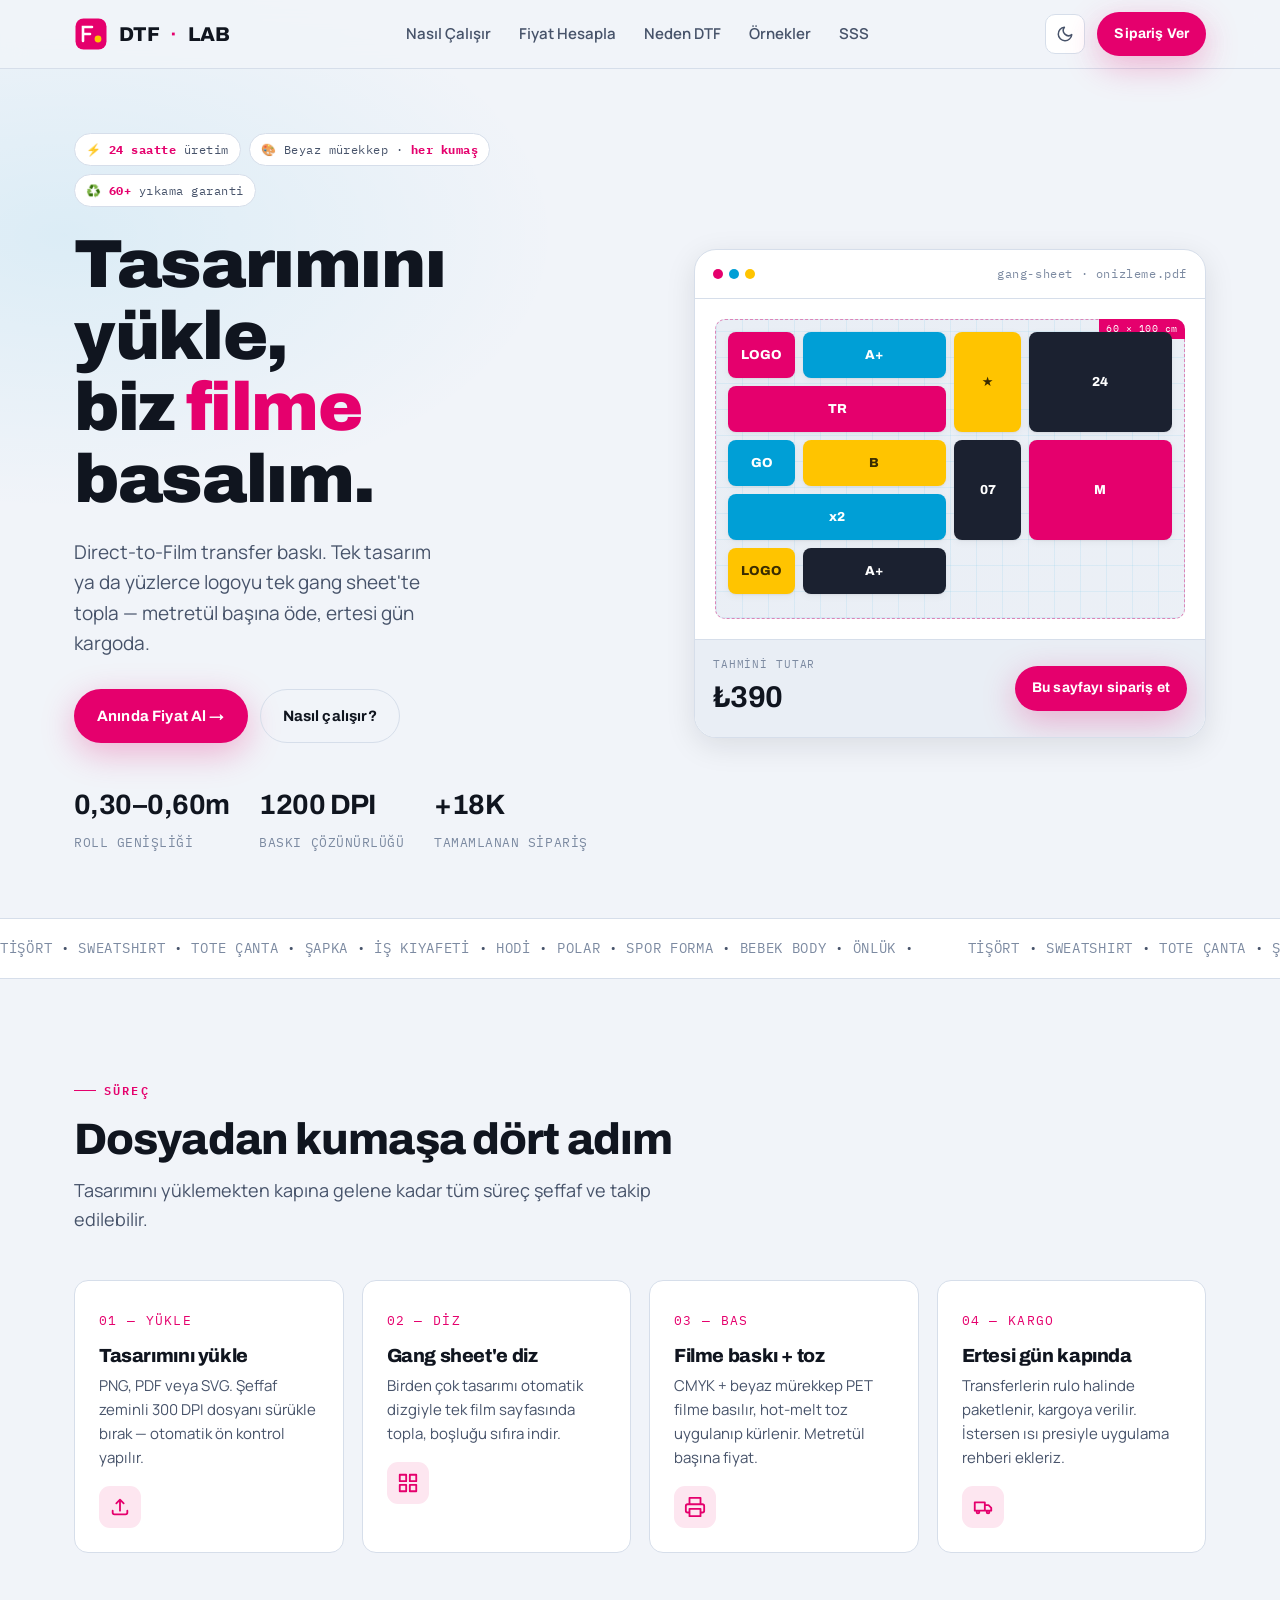
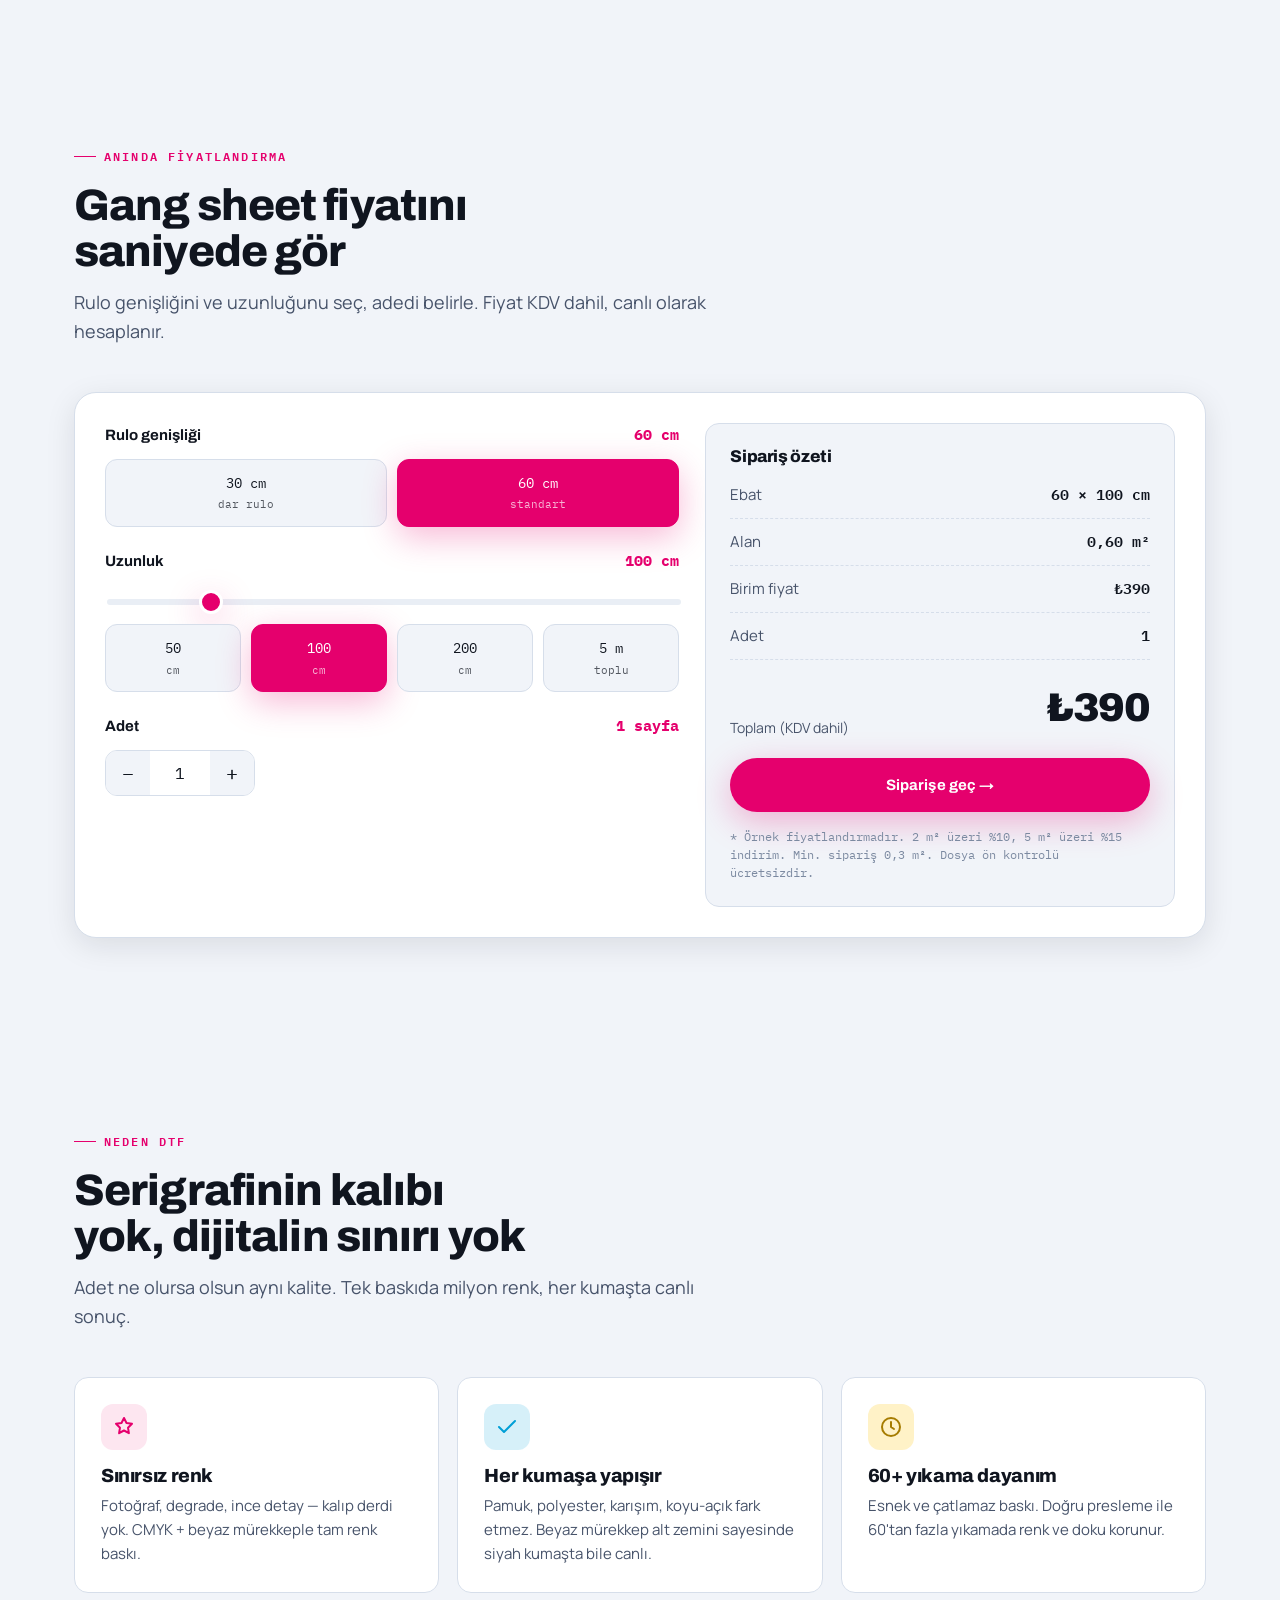
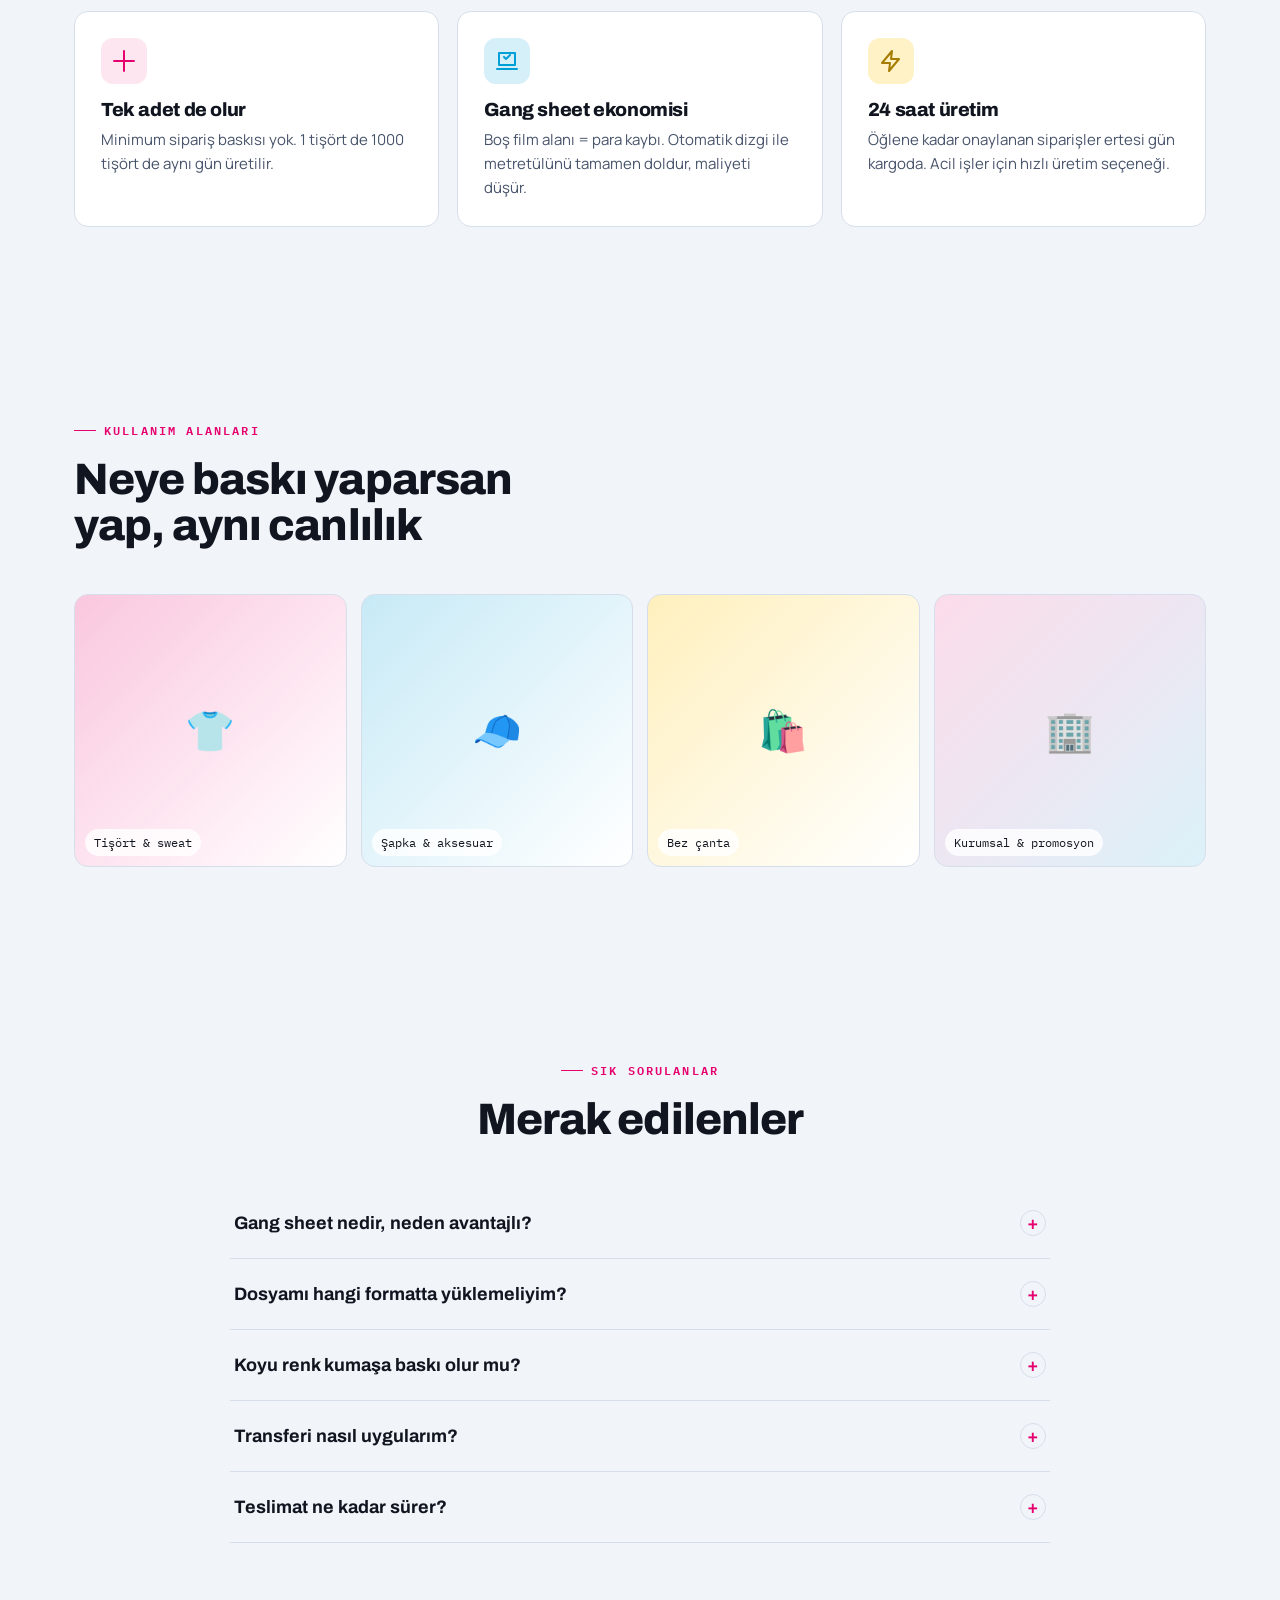
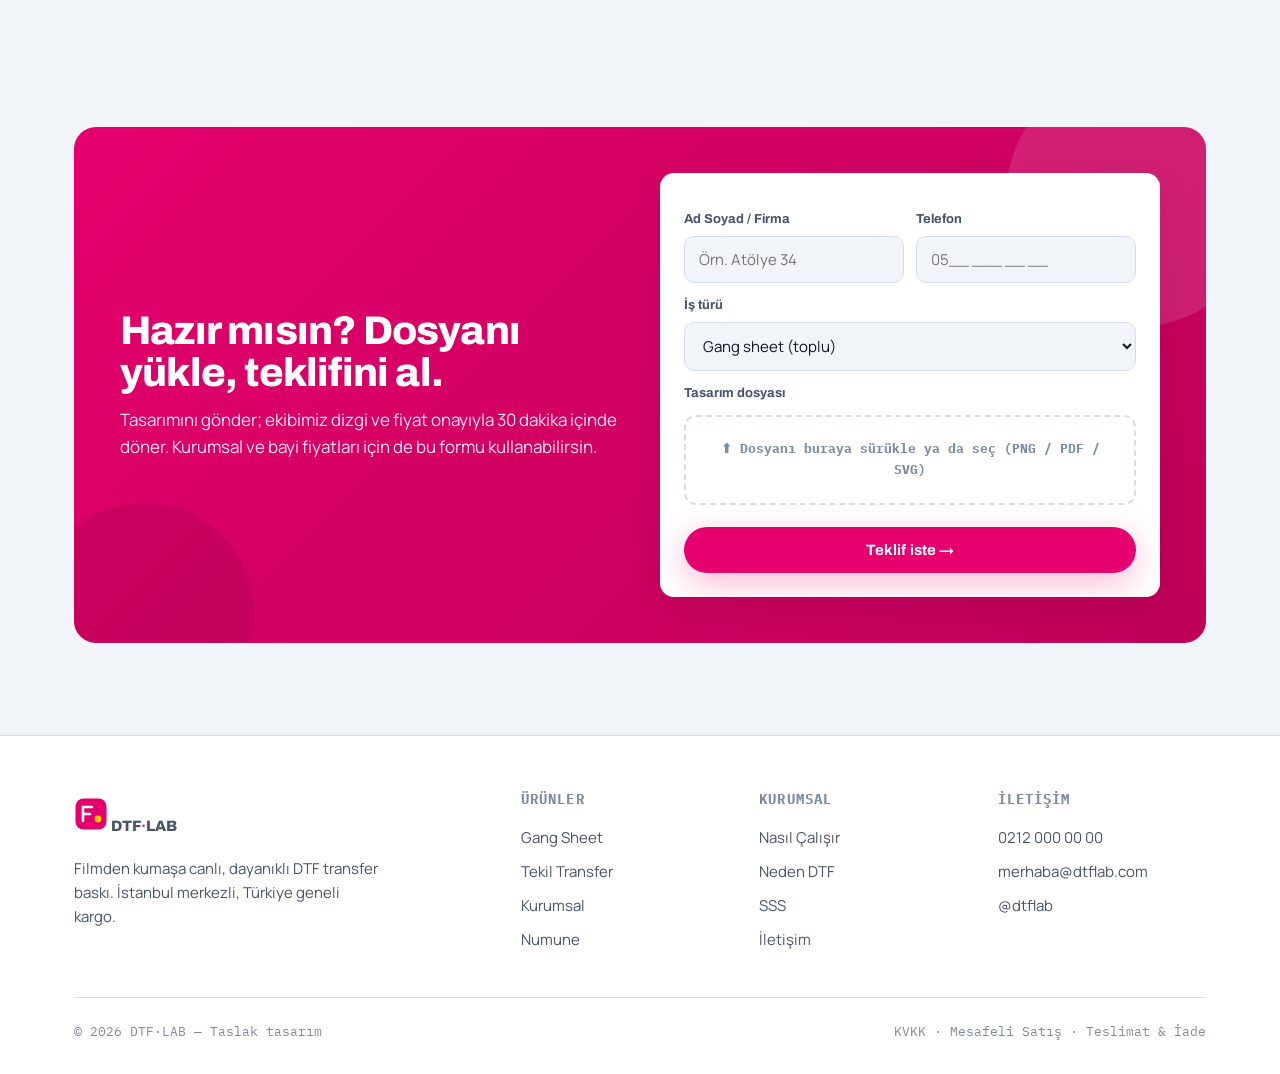
<file: index.html>
<!DOCTYPE html>
<html lang="tr">
<head>
  <meta charset="UTF-8">
  <meta name="viewport" content="width=device-width, initial-scale=1.0">
  <title>DTF·LAB — Filmden Kumaşa Canlı Baskı</title>
  <meta name="description" content="Direct-to-Film transfer baskı. Tasarımını yükle, gang sheet'e diz, metretül başına öde — ertesi gün kargoda. Her kumaşa canlı, 60+ yıkama dayanıklı baskı.">
  <meta name="theme-color" content="#E5006D">

  <!-- Open Graph -->
  <meta property="og:title" content="DTF·LAB — Filmden Kumaşa Canlı Baskı">
  <meta property="og:description" content="Anında fiyat, otomatik gang sheet dizgi, 24 saat üretim.">
  <meta property="og:type" content="website">

  <!-- Fonts -->
  <link rel="preconnect" href="https://fonts.googleapis.com">
  <link rel="preconnect" href="https://fonts.gstatic.com" crossorigin>
  <link href="https://fonts.googleapis.com/css2?family=Archivo:wght@600;700;800;900&family=Manrope:wght@400;500;600;700&family=IBM+Plex+Mono:wght@400;500;600&display=swap" rel="stylesheet">

  <link rel="stylesheet" href="assets/css/style.css">
  <link rel="icon" href="data:image/svg+xml,<svg xmlns='http://www.w3.org/2000/svg' viewBox='0 0 34 34'><rect x='1.5' y='1.5' width='31' height='31' rx='8' fill='%23E5006D'/><path d='M9 24V10h9M9 17h7' stroke='%23fff' stroke-width='2.6' stroke-linecap='round' fill='none'/><circle cx='24' cy='22' r='3.4' fill='%23FFC400'/></svg>">
</head>
<body>

<!-- ===================== NAV ===================== -->
<header class="nav">
  <div class="wrap nav-in">
    <a href="#top" class="brand" aria-label="DTF LAB ana sayfa">
      <svg class="logo" viewBox="0 0 34 34" fill="none" aria-hidden="true">
        <rect x="1.5" y="1.5" width="31" height="31" rx="8" fill="var(--ink)"/>
        <path d="M9 24V10h9M9 17h7" stroke="#fff" stroke-width="2.6" stroke-linecap="round"/>
        <circle cx="24" cy="22" r="3.4" fill="var(--yellow)"/>
      </svg>
      DTF<b>·</b>LAB
    </a>
    <nav class="nav-links" aria-label="Ana menü">
      <a href="#surec">Nasıl Çalışır</a>
      <a href="#hesapla">Fiyat Hesapla</a>
      <a href="#avantaj">Neden DTF</a>
      <a href="#galeri">Örnekler</a>
      <a href="#sss">SSS</a>
    </nav>
    <div class="nav-actions">
      <button class="icon-btn" id="themeBtn" aria-label="Tema değiştir" title="Aydınlık / Karanlık">
        <svg width="18" height="18" viewBox="0 0 24 24" fill="none" stroke="currentColor" stroke-width="2"><path d="M21 12.8A9 9 0 1 1 11.2 3a7 7 0 0 0 9.8 9.8Z" stroke-linecap="round" stroke-linejoin="round"/></svg>
      </button>
      <a href="#hesapla" class="btn btn-primary btn-sm">Sipariş Ver</a>
      <button class="icon-btn hamburger" id="menuBtn" aria-label="Menü">
        <svg width="20" height="20" viewBox="0 0 24 24" fill="none" stroke="currentColor" stroke-width="2"><path d="M3 6h18M3 12h18M3 18h18" stroke-linecap="round"/></svg>
      </button>
    </div>
  </div>
</header>

<main id="top">
<!-- ===================== HERO ===================== -->
<section class="hero">
  <div class="wrap hero-grid">
    <div>
      <div class="badge-row">
        <span class="chip">⚡ <b>24 saatte</b> üretim</span>
        <span class="chip">🎨 Beyaz mürekkep · <b>her kumaş</b></span>
        <span class="chip">♻️ <b>60+</b> yıkama garanti</span>
      </div>
      <h1>Tasarımını yükle,<br>biz <span class="hl">filme</span> basalım.</h1>
      <p class="lead">Direct-to-Film transfer baskı. Tek tasarım ya da yüzlerce logoyu tek gang sheet'te topla — metretül başına öde, ertesi gün kargoda.</p>
      <div class="hero-cta">
        <a href="#hesapla" class="btn btn-primary">Anında Fiyat Al →</a>
        <a href="#surec" class="btn btn-ghost">Nasıl çalışır?</a>
      </div>
      <div class="hero-stats">
        <div class="st"><b>0,30–0,60m</b><span>ROLL GENİŞLİĞİ</span></div>
        <div class="st"><b>1200 DPI</b><span>BASKI ÇÖZÜNÜRLÜĞÜ</span></div>
        <div class="st"><b>+18K</b><span>TAMAMLANAN SİPARİŞ</span></div>
      </div>
    </div>

    <!-- Hero film / gang sheet visual -->
    <div class="film-card reveal">
      <div class="film-top">
        <div class="dots"><i style="background:var(--ink)"></i><i style="background:var(--cyan)"></i><i style="background:var(--yellow)"></i></div>
        <span class="t">gang-sheet · onizleme.pdf</span>
      </div>
      <div class="film-stage">
        <div class="sheet" id="heroSheet">
          <span class="ruler">60 × 100 cm</span>
          <!-- tiles injected by JS -->
        </div>
      </div>
      <div class="film-foot">
        <div class="price-live">
          <small>Tahmini tutar</small>
          <b id="heroPrice">₺390</b>
        </div>
        <a href="#hesapla" class="btn btn-primary btn-sm">Bu sayfayı sipariş et</a>
      </div>
    </div>
  </div>
</section>

<!-- ===================== MARQUEE ===================== -->
<div class="marquee" aria-hidden="true">
  <div class="marquee-track">
    <span>TİŞÖRT <b>·</b> SWEATSHIRT <b>·</b> TOTE ÇANTA <b>·</b> ŞAPKA <b>·</b> İŞ KIYAFETİ <b>·</b> HODİ <b>·</b> POLAR <b>·</b> SPOR FORMA <b>·</b> BEBEK BODY <b>·</b> ÖNLÜK <b>·</b></span>
    <span>TİŞÖRT <b>·</b> SWEATSHIRT <b>·</b> TOTE ÇANTA <b>·</b> ŞAPKA <b>·</b> İŞ KIYAFETİ <b>·</b> HODİ <b>·</b> POLAR <b>·</b> SPOR FORMA <b>·</b> BEBEK BODY <b>·</b> ÖNLÜK <b>·</b></span>
  </div>
</div>

<!-- ===================== SÜREÇ ===================== -->
<section id="surec">
  <div class="wrap">
    <div class="section-head reveal">
      <span class="eyebrow">Süreç</span>
      <h2>Dosyadan kumaşa dört adım</h2>
      <p>Tasarımını yüklemekten kapına gelene kadar tüm süreç şeffaf ve takip edilebilir.</p>
    </div>
    <div class="steps">
      <div class="step reveal">
        <span class="num">01 — YÜKLE</span>
        <h3>Tasarımını yükle</h3>
        <p>PNG, PDF veya SVG. Şeffaf zeminli 300 DPI dosyanı sürükle bırak — otomatik ön kontrol yapılır.</p>
        <div class="ic"><svg width="22" height="22" viewBox="0 0 24 24" fill="none" stroke="currentColor" stroke-width="2"><path d="M12 16V4m0 0 4 4m-4-4L8 8M4 16v2a2 2 0 0 0 2 2h12a2 2 0 0 0 2-2v-2" stroke-linecap="round" stroke-linejoin="round"/></svg></div>
      </div>
      <div class="step reveal">
        <span class="num">02 — DİZ</span>
        <h3>Gang sheet'e diz</h3>
        <p>Birden çok tasarımı otomatik dizgiyle tek film sayfasında topla, boşluğu sıfıra indir.</p>
        <div class="ic"><svg width="22" height="22" viewBox="0 0 24 24" fill="none" stroke="currentColor" stroke-width="2"><path d="M3 3h7v7H3zM14 3h7v7h-7zM14 14h7v7h-7zM3 14h7v7H3z" stroke-linejoin="round"/></svg></div>
      </div>
      <div class="step reveal">
        <span class="num">03 — BAS</span>
        <h3>Filme baskı + toz</h3>
        <p>CMYK + beyaz mürekkep PET filme basılır, hot-melt toz uygulanıp kürlenir. Metretül başına fiyat.</p>
        <div class="ic"><svg width="22" height="22" viewBox="0 0 24 24" fill="none" stroke="currentColor" stroke-width="2"><path d="M6 9V2h12v7M6 18H4a2 2 0 0 1-2-2v-5a2 2 0 0 1 2-2h16a2 2 0 0 1 2 2v5a2 2 0 0 1-2 2h-2M6 14h12v8H6z" stroke-linejoin="round"/></svg></div>
      </div>
      <div class="step reveal">
        <span class="num">04 — KARGO</span>
        <h3>Ertesi gün kapında</h3>
        <p>Transferlerin rulo halinde paketlenir, kargoya verilir. İstersen ısı presiyle uygulama rehberi ekleriz.</p>
        <div class="ic"><svg width="22" height="22" viewBox="0 0 24 24" fill="none" stroke="currentColor" stroke-width="2"><path d="M3 7h11v9H3zM14 10h4l3 3v3h-7M6.5 19a1.5 1.5 0 1 0 0-3 1.5 1.5 0 0 0 0 3ZM17.5 19a1.5 1.5 0 1 0 0-3 1.5 1.5 0 0 0 0 3Z" stroke-linejoin="round"/></svg></div>
      </div>
    </div>
  </div>
</section>

<!-- ===================== HESAPLAYICI ===================== -->
<section id="hesapla">
  <div class="wrap">
    <div class="section-head reveal">
      <span class="eyebrow">Anında Fiyatlandırma</span>
      <h2>Gang sheet fiyatını saniyede gör</h2>
      <p>Rulo genişliğini ve uzunluğunu seç, adedi belirle. Fiyat KDV dahil, canlı olarak hesaplanır.</p>
    </div>

    <div class="calc reveal">
      <!-- controls -->
      <div>
        <div class="field">
          <label>Rulo genişliği <span class="val" id="wVal">60 cm</span></label>
          <div class="opts" id="widthOpts">
            <div class="opt" data-w="30">30 cm<small>dar rulo</small></div>
            <div class="opt active" data-w="60">60 cm<small>standart</small></div>
          </div>
        </div>

        <div class="field">
          <label>Uzunluk <span class="val" id="lVal">100 cm</span></label>
          <input type="range" id="lenRange" min="20" max="500" step="5" value="100" aria-label="Uzunluk (cm)">
          <div class="opts" style="margin-top:12px" id="lenPresets">
            <div class="opt" data-l="50">50<small>cm</small></div>
            <div class="opt active" data-l="100">100<small>cm</small></div>
            <div class="opt" data-l="200">200<small>cm</small></div>
            <div class="opt" data-l="500">5 m<small>toplu</small></div>
          </div>
        </div>

        <div class="field">
          <label>Adet <span class="val" id="qVal">1 sayfa</span></label>
          <div class="stepper">
            <button type="button" id="qMinus" aria-label="Azalt">−</button>
            <input type="text" id="qInput" value="1" inputmode="numeric" aria-label="Adet">
            <button type="button" id="qPlus" aria-label="Artır">+</button>
          </div>
        </div>
      </div>

      <!-- summary -->
      <div class="summary">
        <h3>Sipariş özeti</h3>
        <div class="sum-row"><span>Ebat</span><span class="mono" id="sDim">60 × 100 cm</span></div>
        <div class="sum-row"><span>Alan</span><span class="mono" id="sArea">0,60 m²</span></div>
        <div class="sum-row"><span>Birim fiyat</span><span class="mono" id="sUnit">₺390</span></div>
        <div class="sum-row"><span>Adet</span><span class="mono" id="sQty">1</span></div>
        <div class="sum-total">
          <div>
            <div class="lbl">Toplam (KDV dahil)</div>
            <div class="disc" id="sDisc" style="display:none">🎉 <span id="sDiscTxt">%10 toplu indirim</span></div>
          </div>
          <div class="big mono" id="sTotal">₺390</div>
        </div>
        <a href="#teklif" class="btn btn-primary" style="width:100%; justify-content:center; margin-top:18px;">Siparişe geç →</a>
        <p class="note">* Örnek fiyatlandırmadır. 2 m² üzeri %10, 5 m² üzeri %15 indirim. Min. sipariş 0,3 m². Dosya ön kontrolü ücretsizdir.</p>
      </div>
    </div>
  </div>
</section>

<!-- ===================== AVANTAJLAR ===================== -->
<section id="avantaj">
  <div class="wrap">
    <div class="section-head reveal">
      <span class="eyebrow">Neden DTF</span>
      <h2>Serigrafinin kalıbı yok, dijitalin sınırı yok</h2>
      <p>Adet ne olursa olsun aynı kalite. Tek baskıda milyon renk, her kumaşta canlı sonuç.</p>
    </div>
    <div class="feat-grid">
      <div class="feat reveal">
        <div class="ic" style="background:var(--ink-soft); color:var(--ink)"><svg width="24" height="24" viewBox="0 0 24 24" fill="none" stroke="currentColor" stroke-width="2"><path d="M12 3l2.5 5 5.5.8-4 3.9.9 5.5L12 15.5 7.1 18.2 8 12.7 4 8.8 9.5 8 12 3Z" stroke-linejoin="round"/></svg></div>
        <h3>Sınırsız renk</h3>
        <p>Fotoğraf, degrade, ince detay — kalıp derdi yok. CMYK + beyaz mürekkeple tam renk baskı.</p>
      </div>
      <div class="feat reveal">
        <div class="ic" style="background:color-mix(in srgb,var(--cyan) 16%, transparent); color:var(--cyan)"><svg width="24" height="24" viewBox="0 0 24 24" fill="none" stroke="currentColor" stroke-width="2"><path d="M20 6 9 17l-5-5" stroke-linecap="round" stroke-linejoin="round"/></svg></div>
        <h3>Her kumaşa yapışır</h3>
        <p>Pamuk, polyester, karışım, koyu-açık fark etmez. Beyaz mürekkep alt zemini sayesinde siyah kumaşta bile canlı.</p>
      </div>
      <div class="feat reveal">
        <div class="ic" style="background:color-mix(in srgb,var(--yellow) 22%, transparent); color:#a67c00"><svg width="24" height="24" viewBox="0 0 24 24" fill="none" stroke="currentColor" stroke-width="2"><path d="M3 12a9 9 0 1 0 18 0 9 9 0 0 0-18 0Zm9-5v5l3 2" stroke-linecap="round" stroke-linejoin="round"/></svg></div>
        <h3>60+ yıkama dayanım</h3>
        <p>Esnek ve çatlamaz baskı. Doğru presleme ile 60'tan fazla yıkamada renk ve doku korunur.</p>
      </div>
      <div class="feat reveal">
        <div class="ic" style="background:var(--ink-soft); color:var(--ink)"><svg width="24" height="24" viewBox="0 0 24 24" fill="none" stroke="currentColor" stroke-width="2"><path d="M12 2v20M2 12h20" stroke-linecap="round"/></svg></div>
        <h3>Tek adet de olur</h3>
        <p>Minimum sipariş baskısı yok. 1 tişört de 1000 tişört de aynı gün üretilir.</p>
      </div>
      <div class="feat reveal">
        <div class="ic" style="background:color-mix(in srgb,var(--cyan) 16%, transparent); color:var(--cyan)"><svg width="24" height="24" viewBox="0 0 24 24" fill="none" stroke="currentColor" stroke-width="2"><path d="M4 4h16v12H4zM2 20h20M9 8l2 2 4-4" stroke-linecap="round" stroke-linejoin="round"/></svg></div>
        <h3>Gang sheet ekonomisi</h3>
        <p>Boş film alanı = para kaybı. Otomatik dizgi ile metretülünü tamamen doldur, maliyeti düşür.</p>
      </div>
      <div class="feat reveal">
        <div class="ic" style="background:color-mix(in srgb,var(--yellow) 22%, transparent); color:#a67c00"><svg width="24" height="24" viewBox="0 0 24 24" fill="none" stroke="currentColor" stroke-width="2"><path d="M13 2 3 14h8l-1 8 10-12h-8l1-8Z" stroke-linejoin="round"/></svg></div>
        <h3>24 saat üretim</h3>
        <p>Öğlene kadar onaylanan siparişler ertesi gün kargoda. Acil işler için hızlı üretim seçeneği.</p>
      </div>
    </div>
  </div>
</section>

<!-- ===================== GALERİ ===================== -->
<section id="galeri">
  <div class="wrap">
    <div class="section-head reveal">
      <span class="eyebrow">Kullanım Alanları</span>
      <h2>Neye baskı yaparsan yap, aynı canlılık</h2>
    </div>
    <div class="gallery">
      <div class="g-item g1 reveal"><span class="emo">👕</span><span class="lab">Tişört &amp; sweat</span></div>
      <div class="g-item g2 reveal"><span class="emo">🧢</span><span class="lab">Şapka &amp; aksesuar</span></div>
      <div class="g-item g3 reveal"><span class="emo">🛍️</span><span class="lab">Bez çanta</span></div>
      <div class="g-item g4 reveal"><span class="emo">🏢</span><span class="lab">Kurumsal &amp; promosyon</span></div>
    </div>
  </div>
</section>

<!-- ===================== SSS ===================== -->
<section id="sss">
  <div class="wrap">
    <div class="section-head reveal" style="text-align:center; margin:0 auto 46px;">
      <span class="eyebrow" style="justify-content:center">Sık Sorulanlar</span>
      <h2>Merak edilenler</h2>
    </div>
    <div class="faq">
      <div class="qa">
        <button>Gang sheet nedir, neden avantajlı? <span class="plus">+</span></button>
        <div class="ans"><p>Gang sheet, birden fazla tasarımın tek bir film rulosu üzerinde toplandığı sayfadır. Filmin boş kalan alanı için de para ödediğinizden, tasarımları sıkıştırarak metretül maliyetini ciddi oranda düşürürsünüz. Farklı boyut ve adetteki logoları tek siparişte birleştirebilirsiniz.</p></div>
      </div>
      <div class="qa">
        <button>Dosyamı hangi formatta yüklemeliyim? <span class="plus">+</span></button>
        <div class="ans"><p>Şeffaf arka planlı, 300 DPI ve gerçek boyutunda PNG öneririz. Vektörel işler için PDF veya SVG de kabul edilir. Yükleme sonrası otomatik ön kontrol; düşük çözünürlük, kesim payı ve renk profili konusunda uyarır.</p></div>
      </div>
      <div class="qa">
        <button>Koyu renk kumaşa baskı olur mu? <span class="plus">+</span></button>
        <div class="ans"><p>Evet. DTF baskıda beyaz mürekkep alt zemin olarak basıldığı için siyah dahil tüm koyu kumaşlarda renkler canlı çıkar. Serigrafiden farkı, ekstra kalıp veya maliyet gerektirmemesidir.</p></div>
      </div>
      <div class="qa">
        <button>Transferi nasıl uygularım? <span class="plus">+</span></button>
        <div class="ans"><p>Isı presi veya ütü ile: ~150–160°C sıcaklıkta 15 saniye baskı, soğuyunca filmi soyma (cold peel). Her siparişe kumaş tipine göre önerilen sıcaklık/süre kılavuzu ekliyoruz.</p></div>
      </div>
      <div class="qa">
        <button>Teslimat ne kadar sürer? <span class="plus">+</span></button>
        <div class="ans"><p>Dosya onayından sonra standart üretim 24 saattir; kargo süresi bölgeye göre 1–3 iş günüdür. Acil siparişlerde aynı gün üretim seçeneği sunulur.</p></div>
      </div>
    </div>
  </div>
</section>

<!-- ===================== TEKLİF / CTA ===================== -->
<section id="teklif">
  <div class="wrap">
    <div class="cta reveal">
      <div class="cta-grid">
        <div>
          <h2>Hazır mısın? Dosyanı yükle, teklifini al.</h2>
          <p>Tasarımını gönder; ekibimiz dizgi ve fiyat onayıyla 30 dakika içinde döner. Kurumsal ve bayi fiyatları için de bu formu kullanabilirsin.</p>
        </div>
        <form class="form" id="quoteForm" novalidate>
          <div class="form-row">
            <div><label for="fname">Ad Soyad / Firma</label><input id="fname" name="name" placeholder="Örn. Atölye 34" required></div>
            <div><label for="fphone">Telefon</label><input id="fphone" name="phone" placeholder="05__ ___ __ __" required></div>
          </div>
          <label for="ftype">İş türü</label>
          <select id="ftype" name="type">
            <option>Tekil transfer baskı</option>
            <option selected>Gang sheet (toplu)</option>
            <option>Kurumsal / bayi</option>
            <option>Numune talebi</option>
          </select>
          <label>Tasarım dosyası</label>
          <label class="uploader" for="ffile" id="uploadLabel">⬆ Dosyanı buraya sürükle ya da seç (PNG / PDF / SVG)</label>
          <input id="ffile" name="file" type="file" accept=".png,.pdf,.svg" style="display:none">
          <button type="submit" class="btn btn-primary" style="width:100%; justify-content:center; margin-top:16px;">Teklif iste →</button>
          <div class="form-msg" id="formMsg"></div>
        </form>
      </div>
    </div>
  </div>
</section>
</main>

<!-- ===================== FOOTER ===================== -->
<footer>
  <div class="wrap">
    <div class="foot-grid">
      <div>
        <a href="#top" class="brand" style="margin-bottom:14px">
          <svg class="logo" viewBox="0 0 34 34" fill="none" aria-hidden="true"><rect x="1.5" y="1.5" width="31" height="31" rx="8" fill="var(--ink)"/><path d="M9 24V10h9M9 17h7" stroke="#fff" stroke-width="2.6" stroke-linecap="round"/><circle cx="24" cy="22" r="3.4" fill="var(--yellow)"/></svg>
          DTF<b>·</b>LAB
        </a>
        <p style="color:var(--text-2); font-size:15px; max-width:34ch;">Filmden kumaşa canlı, dayanıklı DTF transfer baskı. İstanbul merkezli, Türkiye geneli kargo.</p>
      </div>
      <div><h4>Ürünler</h4><a href="#hesapla">Gang Sheet</a><a href="#hesapla">Tekil Transfer</a><a href="#teklif">Kurumsal</a><a href="#teklif">Numune</a></div>
      <div><h4>Kurumsal</h4><a href="#surec">Nasıl Çalışır</a><a href="#avantaj">Neden DTF</a><a href="#sss">SSS</a><a href="#teklif">İletişim</a></div>
      <div><h4>İletişim</h4><a href="tel:+902120000000">0212 000 00 00</a><a href="mailto:merhaba@dtflab.com">merhaba@dtflab.com</a><a href="#">@dtflab</a></div>
    </div>
    <div class="foot-bottom">
      <span>© 2026 DTF·LAB — Taslak tasarım</span>
      <span>KVKK · Mesafeli Satış · Teslimat &amp; İade</span>
    </div>
  </div>
</footer>

<script src="assets/js/app.js"></script>
</body>
</html>
</file>
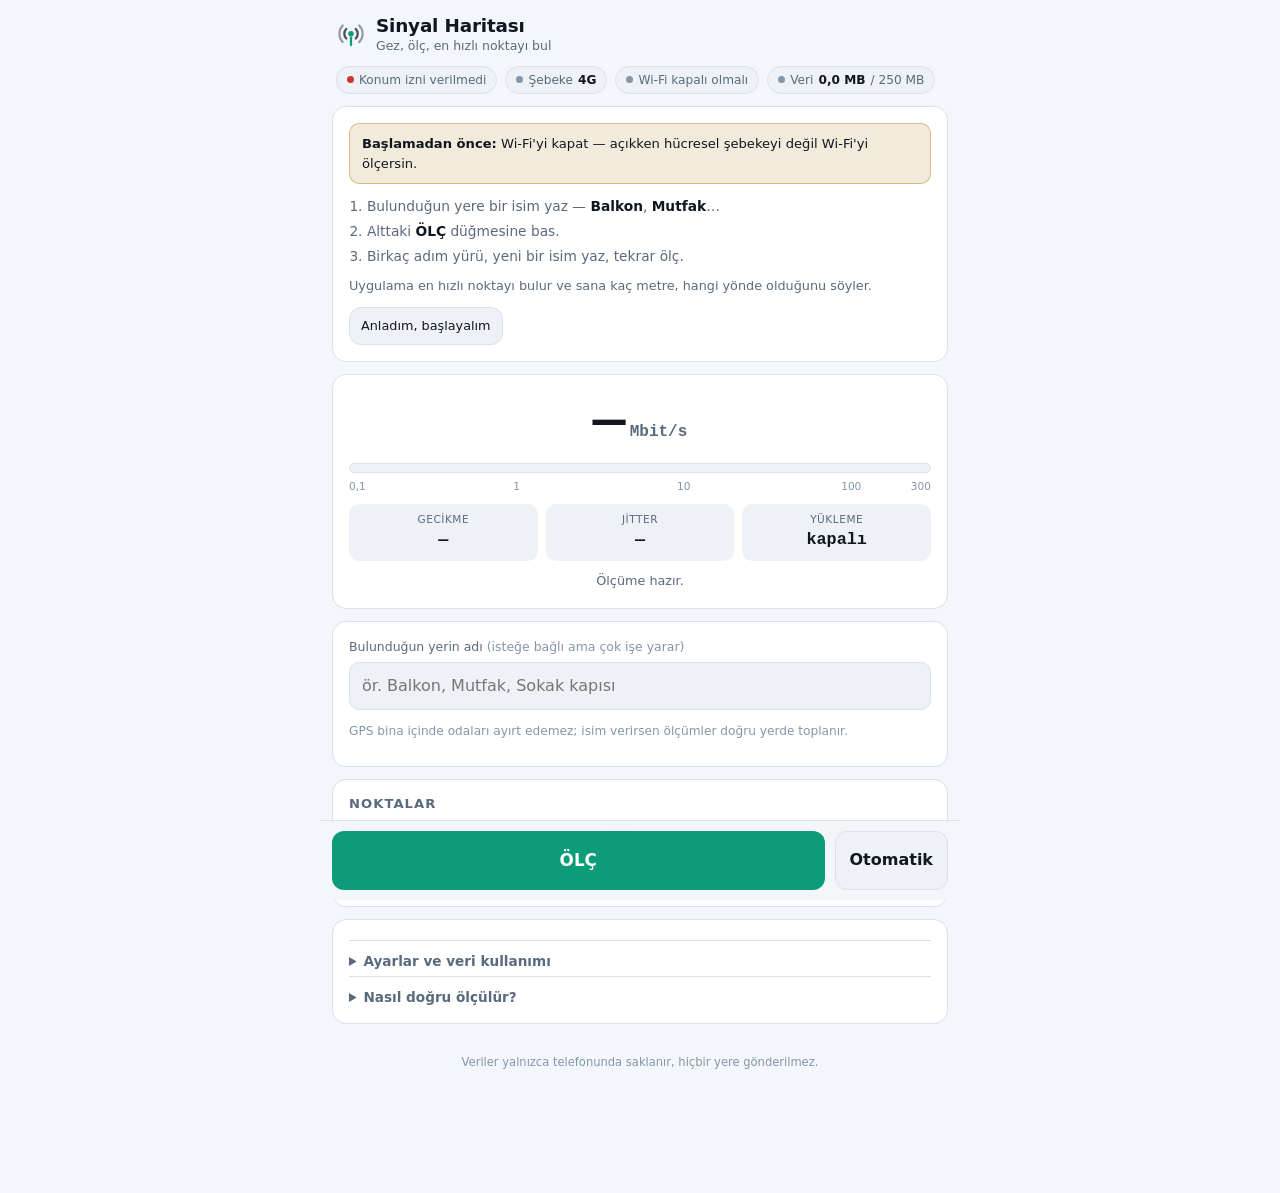
<file: sinyal-haritasi/index.html>
<!DOCTYPE html>
<html lang="tr">
<head>
<meta charset="utf-8">
<meta name="viewport" content="width=device-width, initial-scale=1, viewport-fit=cover">
<meta name="color-scheme" content="dark light">
<meta name="theme-color" content="#0b0f14">
<meta name="description" content="Telefonu gezdirerek en iyi hücresel internet hızına sahip noktayı bulmanı sağlayan basit ölçüm uygulaması.">
<meta name="apple-mobile-web-app-capable" content="yes">
<meta name="apple-mobile-web-app-status-bar-style" content="black-translucent">
<link rel="manifest" href="manifest.webmanifest">
<link rel="icon" href="icon.svg" type="image/svg+xml">
<link rel="apple-touch-icon" href="icon-180.png">
<title>Sinyal Haritası — En iyi hız noktasını bul</title>
<style>
/* ---------------------------------------------------------------- tokens */
:root{
  --bg:#0b0f14; --surface:#131a23; --surface-2:#1b2531; --border:#26313f;
  --text:#e8eef6; --muted:#93a2b5; --faint:#5f7188;
  --accent:#2dd4a7; --accent-ink:#04201a;
  --warn:#f6c453; --danger:#ff6b6b; --info:#5eb0ff;
  --r:14px; --pad:16px;
  --safe-b:env(safe-area-inset-bottom,0px);
}
@media (prefers-color-scheme: light){
  :root{
    --bg:#f3f6fa; --surface:#ffffff; --surface-2:#eef2f7; --border:#d9e1ec;
    --text:#101720; --muted:#5a6a7d; --faint:#8496aa;
    --accent:#0d9c7a; --accent-ink:#ffffff;
    --warn:#a5730a; --danger:#c33; --info:#1668c7;
  }
}
*{box-sizing:border-box}
html,body{margin:0;padding:0}
body{
  background:var(--bg); color:var(--text);
  font:16px/1.5 system-ui,-apple-system,"Segoe UI",Roboto,sans-serif;
  -webkit-text-size-adjust:100%;
  padding:0 12px calc(104px + var(--safe-b));
  max-width:640px; margin:0 auto;
  overscroll-behavior-y:contain;
}
h1,h2{margin:0;line-height:1.25}
h1{font-size:1.15rem;letter-spacing:-.01em}
h2{font-size:.82rem;text-transform:uppercase;letter-spacing:.08em;color:var(--muted);font-weight:700}
p{margin:.5em 0}
button,input,select{font:inherit;color:inherit}
.mono{font-family:ui-monospace,SFMono-Regular,Menlo,Consolas,monospace;font-variant-numeric:tabular-nums}

/* ---------------------------------------------------------------- layout */
header{display:flex;align-items:center;gap:10px;padding:14px 4px 10px}
.logo{width:30px;height:30px;flex:none}
.sub{font-size:.78rem;color:var(--muted)}
section{background:var(--surface);border:1px solid var(--border);border-radius:var(--r);padding:var(--pad);margin:12px 0}
.row{display:flex;gap:10px;align-items:center}
.row.wrap{flex-wrap:wrap}
.grow{flex:1;min-width:0}

/* ---------------------------------------------------------------- status */
.status{display:flex;gap:8px;flex-wrap:wrap;font-size:.76rem;padding:0 4px;margin-bottom:2px}
.chip{
  display:inline-flex;align-items:center;gap:5px;
  background:var(--surface-2);border:1px solid var(--border);
  border-radius:999px;padding:4px 10px;color:var(--muted);white-space:nowrap;
}
.chip b{color:var(--text);font-weight:600}
.dot{width:7px;height:7px;border-radius:50%;background:var(--faint);flex:none}
.dot.ok{background:var(--accent)} .dot.warn{background:var(--warn)} .dot.bad{background:var(--danger)}

/* ---------------------------------------------------------------- gauge */
.gauge{text-align:center;padding:4px 0 2px}
.big{font-size:3.4rem;font-weight:700;letter-spacing:-.03em;line-height:1;font-variant-numeric:tabular-nums}
.big small{font-size:1rem;font-weight:600;color:var(--muted);margin-left:6px;letter-spacing:0}
.bar{height:10px;border-radius:6px;background:var(--surface-2);overflow:hidden;margin:14px 0 6px;border:1px solid var(--border)}
.bar>i{display:block;height:100%;width:0;background:var(--accent);transition:width .25s ease,background .25s ease}
.scale{position:relative;height:1em;font-size:.66rem;color:var(--faint)}
.scale span{position:absolute;transform:translateX(-50%);white-space:nowrap}
.scale span:first-child{transform:none}
.scale span:last-child{transform:translateX(-100%)}
.stats{display:grid;grid-template-columns:repeat(3,1fr);gap:8px;margin-top:14px}
.stat{background:var(--surface-2);border-radius:10px;padding:8px 6px;text-align:center}
.stat .k{font-size:.66rem;color:var(--muted);text-transform:uppercase;letter-spacing:.05em}
.stat .v{font-size:1.05rem;font-weight:650;font-variant-numeric:tabular-nums}
.phase{min-height:1.3em;font-size:.8rem;color:var(--muted);margin-top:10px}

/* ---------------------------------------------------------------- controls */
input[type=text],select{
  background:var(--surface-2);border:1px solid var(--border);border-radius:10px;
  padding:11px 12px;width:100%;
}
input[type=text]:focus,select:focus{outline:2px solid var(--accent);outline-offset:1px}
.btn{
  border:1px solid var(--border);background:var(--surface-2);border-radius:12px;
  padding:12px 14px;font-weight:600;cursor:pointer;-webkit-tap-highlight-color:transparent;
}
.btn:active{transform:translateY(1px)}
.btn[disabled]{opacity:.45;cursor:not-allowed}
.btn.primary{background:var(--accent);color:var(--accent-ink);border-color:transparent;font-size:1.05rem;padding:16px;flex:1}
.btn.stop{background:var(--danger);color:#fff;border-color:transparent}
.btn.sm{padding:8px 11px;font-size:.8rem;font-weight:500}
.chips{display:flex;gap:6px;flex-wrap:wrap;margin-top:8px}
.chips .btn.sm{border-radius:999px}

/* ---------------------------------------------------------------- guide */
.guide{display:flex;gap:14px;align-items:center}
.arrow{
  width:64px;height:64px;flex:none;border-radius:50%;
  background:var(--surface-2);border:1px solid var(--border);
  display:grid;place-items:center;
}
.arrow svg{width:34px;height:34px;transition:transform .3s ease}
.guide .name{font-weight:700;font-size:1.05rem}
.guide .det{font-size:.85rem;color:var(--muted)}

/* ---------------------------------------------------------------- map */
/* touch-action ayarlanmaz: tuval yalnızca gösterim amaçlı, dokunma olayı
   dinlemiyor — none olsaydı üstünden yapılan kaydırma sayfayı kaydırmazdı. */
#map{width:100%;height:240px;display:block;border-radius:10px;background:var(--surface-2)}

/* ---------------------------------------------------------------- list */
.spot{border-top:1px solid var(--border);padding:11px 0;display:flex;gap:10px;align-items:center}
.spot:first-of-type{border-top:0}
.rank{width:26px;height:26px;flex:none;border-radius:8px;background:var(--surface-2);display:grid;place-items:center;font-size:.78rem;font-weight:700;color:var(--muted)}
.spot.best .rank{background:var(--accent);color:var(--accent-ink)}
.spot .nm{font-weight:600;overflow:hidden;text-overflow:ellipsis;white-space:nowrap}
.spot .mt{font-size:.74rem;color:var(--muted)}
.spot .sp{text-align:right;font-weight:700;font-variant-numeric:tabular-nums;white-space:nowrap}
.spot .sp em{display:block;font-style:normal;font-size:.7rem;color:var(--muted);font-weight:500}
.minibar{height:4px;border-radius:3px;background:var(--surface-2);margin-top:5px;overflow:hidden}
.minibar>i{display:block;height:100%;background:var(--accent)}
.empty{color:var(--muted);font-size:.88rem;text-align:center;padding:18px 0}

/* ---------------------------------------------------------------- misc */
details{border-top:1px solid var(--border);padding-top:10px;margin-top:4px}
details summary{cursor:pointer;font-size:.85rem;color:var(--muted);font-weight:600}
details[open] summary{margin-bottom:10px}
.field{margin:10px 0}
.field label{display:block;font-size:.78rem;color:var(--muted);margin-bottom:5px}
.hint{font-size:.76rem;color:var(--faint);margin-top:4px}
.note{font-size:.8rem;color:var(--muted)}
.steps{margin:12px 0 0;padding-left:1.3em;font-size:.86rem;color:var(--muted)}
.steps li{margin:4px 0}
.steps b,.steps i{color:var(--text)}
.steps i{font-style:normal;font-weight:600}
.note b{color:var(--text)}
.warnbox{background:color-mix(in srgb,var(--warn) 14%,transparent);border:1px solid color-mix(in srgb,var(--warn) 40%,transparent);border-radius:10px;padding:10px 12px;font-size:.82rem}
footer{text-align:center;font-size:.72rem;color:var(--faint);padding:18px 8px}
.dock{
  position:fixed;left:0;right:0;bottom:0;z-index:20;
  display:flex;gap:10px;max-width:640px;margin:0 auto;
  padding:10px 12px calc(10px + var(--safe-b));
  background:color-mix(in srgb,var(--bg) 86%,transparent);
  backdrop-filter:blur(10px);-webkit-backdrop-filter:blur(10px);
  border-top:1px solid var(--border);
}
@media (prefers-reduced-motion:reduce){*{transition:none!important;animation:none!important}}
</style>
</head>
<body>

<header>
  <svg class="logo" viewBox="0 0 24 24" fill="none" stroke="currentColor" stroke-width="1.8" stroke-linecap="round" aria-hidden="true">
    <path d="M12 20v-6" stroke="var(--accent)"/><circle cx="12" cy="11" r="2.2" fill="var(--accent)" stroke="none"/>
    <path d="M8.2 14.8a5.4 5.4 0 0 1 0-7.6M15.8 7.2a5.4 5.4 0 0 1 0 7.6" opacity=".75"/>
    <path d="M5.4 17.6a9.4 9.4 0 0 1 0-13.2M18.6 4.4a9.4 9.4 0 0 1 0 13.2" opacity=".4"/>
  </svg>
  <div class="grow">
    <h1>Sinyal Haritası</h1>
    <div class="sub">Gez, ölç, en hızlı noktayı bul</div>
  </div>
</header>

<div class="status" id="status"></div>

<section id="intro" hidden>
  <div class="warnbox"><b>Başlamadan önce:</b> Wi-Fi'yi kapat — açıkken hücresel şebekeyi değil
    Wi-Fi'yi ölçersin.</div>
  <ol class="steps">
    <li>Bulunduğun yere bir isim yaz — <i>Balkon</i>, <i>Mutfak</i>…</li>
    <li>Alttaki <b>ÖLÇ</b> düğmesine bas.</li>
    <li>Birkaç adım yürü, yeni bir isim yaz, tekrar ölç.</li>
  </ol>
  <p class="note" style="margin:10px 0 0">
    Uygulama en hızlı noktayı bulur ve sana kaç metre, hangi yönde olduğunu söyler.
  </p>
  <button class="btn sm" id="introOk" style="margin-top:12px">Anladım, başlayalım</button>
</section>

<!-- ============================================================ ÖLÇÜM -->
<section>
  <div class="gauge">
    <div class="big mono"><span id="liveSpeed">—</span><small>Mbit/s</small></div>
    <div class="bar"><i id="liveBar"></i></div>
    <div class="scale" aria-hidden="true">
      <span style="left:0">0,1</span><span style="left:28.8%">1</span><span style="left:57.5%">10</span><span style="left:86.3%">100</span><span style="left:100%">300</span>
    </div>
    <div class="stats">
      <div class="stat"><div class="k">Gecikme</div><div class="v mono" id="livePing">—</div></div>
      <div class="stat"><div class="k">Jitter</div><div class="v mono" id="liveJit">—</div></div>
      <div class="stat"><div class="k">Yükleme</div><div class="v mono" id="liveUp">—</div></div>
    </div>
    <div class="phase" id="phase">Ölçüme hazır.</div>
  </div>
</section>

<!-- ============================================================ KONTROL -->
<section>
  <div class="field" style="margin-top:0">
    <label for="label">Bulunduğun yerin adı <span style="color:var(--faint)">(isteğe bağlı ama çok işe yarar)</span></label>
    <input type="text" id="label" list="labels" placeholder="ör. Balkon, Mutfak, Sokak kapısı" autocomplete="off" enterkeyhint="done">
    <datalist id="labels"></datalist>
    <div class="chips" id="labelChips"></div>
    <div class="hint">GPS bina içinde odaları ayırt edemez; isim verirsen ölçümler doğru yerde toplanır.</div>
  </div>

</section>

<!-- ============================================================ REHBER -->
<section id="guideCard" hidden>
  <h2>En iyi nokta</h2>
  <div class="guide" style="margin-top:10px">
    <div class="arrow">
      <svg id="arrowSvg" viewBox="0 0 24 24" fill="none" stroke="var(--accent)" stroke-width="2" stroke-linecap="round" stroke-linejoin="round" aria-hidden="true">
        <path d="M12 21V4"/><path d="M6 10l6-6 6 6"/>
      </svg>
    </div>
    <div class="grow">
      <div class="name" id="guideName">—</div>
      <div class="det" id="guideDet">—</div>
    </div>
  </div>
  <div class="row wrap" style="margin-top:12px">
    <button class="btn sm" id="compassBtn" hidden>Pusulayı aç</button>
  </div>
</section>

<!-- ============================================================ HARİTA -->
<section id="mapCard" hidden>
  <h2>Ölçüm haritası</h2>
  <canvas id="map" style="margin-top:10px"></canvas>
  <div class="hint" id="mapHint">Yeşil = hızlı, kırmızı = yavaş. Halka senin konumun, kesikli çizgi en iyi noktayı gösterir.</div>
</section>

<!-- ============================================================ LİSTE -->
<section>
  <div class="row"><h2 class="grow">Noktalar</h2><span class="sub mono" id="countLbl"></span></div>
  <div id="list"><div class="empty">Henüz ölçüm yok. Bir yer adı yazıp <b>ÖLÇ</b>'e bas, sonra birkaç adım yürüyüp tekrar ölç.</div></div>
</section>

<!-- ============================================================ AYARLAR -->
<section>
  <details>
    <summary>Ayarlar ve veri kullanımı</summary>

    <div class="warnbox">Her ölçüm <b>mobil veri harcar</b>. Aşağıdaki bütçe dolunca uygulama kendini durdurur.</div>

    <div class="field">
      <label for="interval">Otomatik ölçüm aralığı</label>
      <select id="interval">
        <option value="0">Aralıksız (arka arkaya)</option>
        <option value="10">10 saniye</option>
        <option value="20" selected>20 saniye</option>
        <option value="30">30 saniye</option>
        <option value="60">60 saniye</option>
      </select>
    </div>

    <div class="field">
      <label for="budget">Veri bütçesi</label>
      <select id="budget">
        <option value="50">50 MB</option>
        <option value="100">100 MB</option>
        <option value="250" selected>250 MB</option>
        <option value="500">500 MB</option>
        <option value="0">Sınırsız</option>
      </select>
    </div>

    <div class="field">
      <label for="source">Ölçüm kaynağı</label>
      <select id="source">
        <option value="local">Bu sitenin kendi dosyası (önerilen)</option>
        <option value="cloudflare">Cloudflare hız testi sunucusu</option>
        <option value="custom">Kendi adresim…</option>
      </select>
      <input type="text" id="endpointCustom" placeholder="https://…" hidden style="margin-top:8px">
      <div class="hint" id="sourceHint"></div>
      <button class="btn sm" id="testEp" style="margin-top:8px">Kaynağı test et</button>
    </div>

    <div class="field">
      <label for="upTest">Yükleme (upload) hızı da ölçülsün mü?</label>
      <select id="upTest">
        <option value="0" selected>Hayır — daha az veri harcar</option>
        <option value="1">Evet</option>
      </select>
      <div class="hint" id="upHint"></div>
    </div>

    <div class="row wrap" style="margin-top:14px">
      <button class="btn sm" id="exportCsv">CSV indir</button>
      <button class="btn sm" id="exportJson">JSON indir</button>
      <button class="btn sm" id="clearAll">Tümünü sil</button>
    </div>
  </details>

  <details>
    <summary>Nasıl doğru ölçülür?</summary>
    <p class="note">
      1. <b>Wi-Fi'yi kapat</b> — açıkken hücresel değil Wi-Fi hızını ölçersin.<br>
      2. Her noktada <b>2–3 ölçüm</b> al; şebeke anlık dalgalanır, tek ölçüm yanıltır.<br>
      3. Telefonu elinde normal tutuşunla tut; avucun anteni kapatır.<br>
      4. Pencere kenarı, balkon, üst kat ve dış duvara yakın noktaları dene.<br>
      5. Sıralama <b>medyan</b> hıza göre yapılır; tek seferlik şanslı ölçüm başa geçemez.
    </p>
    <p class="note" style="color:var(--faint)">
      Not: Ölçülen değer, o an tarayıcının elde ettiği gerçek aktarım hızıdır — sinyal
      çubuğu değil. Sunucu yoğunluğu ve şebeke kalabalığı da sonucu etkiler.
    </p>
  </details>
</section>

<footer>Veriler yalnızca telefonunda saklanır, hiçbir yere gönderilmez.</footer>

<div class="dock">
  <button class="btn primary" id="measure">ÖLÇ</button>
  <button class="btn" id="autoBtn" title="Belirli aralıklarla otomatik ölçer">Otomatik</button>
</div>

<script>
"use strict";
/* =====================================================================
   Sinyal Haritası — hücresel indirme hızını konumla birlikte ölçer,
   noktaları sıralar ve en iyi noktaya yön tarifi verir.
   ===================================================================== */

const $  = (s, r = document) => r.querySelector(s);
const $$ = (s, r = document) => [...r.querySelectorAll(s)];
const STORE = "sinyal-haritasi:v1";

const DOWN_TIMEOUT = 12000;   // ms — çok yavaş şebekede kısmi veriyle hesaplarız
const UP_TIMEOUT   = 12000;
const PING_TIMEOUT = 5000;    // ölü bölgede arayüz kilitlenmesin
const IS_FILE = location.protocol === "file:";
const TARGET_SEC   = 2.5;     // indirmenin hedef süresi; boyut buna göre uyarlanır
const MIN_BYTES    = 128 * 1024;
const MAX_BYTES    = 8 * 1024 * 1024;   // veri israfına karşı üst sınır
const CLUSTER_M    = 20;      // etiketsiz ölçümler bu yarıçapta tek nokta sayılır
const PAYLOAD      = "payload.bin";        // aynı origin'deki ölçüm dosyası
const PING_FILE    = "ping.txt";           // 1 baytlık gecikme ölçüm dosyası
const PAYLOAD_BYTES = 8 * 1024 * 1024;     // payload.bin'in boyutu
const CF_BASE      = "https://speed.cloudflare.com";

const state = {
  points: [],
  bytesUsed: 0,
  nextBytes: 1024 * 1024,
  pos: null,          // {lat, lon, acc, t}
  geoErr: null,
  heading: null,      // pusula (derece, kuzey = 0)
  auto: false,
  busy: false,
  rangeOk: null,      // yerel kaynak Range isteğini karşılıyor mu (null = bilinmiyor)
  fails: 0,
  settings: { interval: 20, budget: 250, upTest: 0, source: "local", endpoint: "" },
};
let autoTimer = null, wakeLock = null;

/* ------------------------------------------------------------ kalıcılık */
function save() {
  try {
    localStorage.setItem(STORE, JSON.stringify({
      points: state.points, bytesUsed: state.bytesUsed, settings: state.settings,
    }));
  } catch (e) { /* kota dolu olabilir — ölçüme engel değil */ }
}
function load() {
  try {
    const raw = JSON.parse(localStorage.getItem(STORE) || "{}");
    if (Array.isArray(raw.points)) state.points = raw.points;
    if (Number.isFinite(raw.bytesUsed)) state.bytesUsed = raw.bytesUsed;
    Object.assign(state.settings, raw.settings || {});
    if (!state.settings.source) {              // eski kayıtlar: endpoint → source
      const ep = state.settings.endpoint || "";
      state.settings.source = !ep || ep === CF_BASE ? "cloudflare" : "custom";
    }
    if (!canUpload()) state.settings.upTest = 0;
  } catch (e) { /* bozuk kayıt — sıfırdan başla */ }
}

/* ------------------------------------------------------------ yardımcı */
const clamp = (v, a, b) => Math.min(b, Math.max(a, v));
/** Tarayıcının İngilizce ağ hatalarını okunur Türkçeye çevirir. */
function errText(e) {
  const m = String((e && e.message) || e);
  if (/failed to fetch|networkerror|load failed|network request failed/i.test(m))
    return "bağlantı kesildi";
  if (/abort/i.test(m)) return "süre doldu";
  return m;
}
const rnd = () => Math.random().toString(36).slice(2);
const fmt = (n, d = 1) => Number(n).toLocaleString("tr-TR", { minimumFractionDigits: d, maximumFractionDigits: d });
const fmtMB = b => b >= 1024 ** 3 ? fmt(b / 1024 ** 3, 2) + " GB" : fmt(b / 1024 ** 2, 1) + " MB";
const median = a => { const s = [...a].sort((x, y) => x - y); const m = s.length >> 1;
  return s.length % 2 ? s[m] : (s[m - 1] + s[m]) / 2; };

/* Ölçüm kaynağı --------------------------------------------------------
   "local"  : bu sitenin yanındaki payload.bin — aynı origin olduğu için CORS
              gerekmez, üçüncü taraf sunucuya bağımlı değildir. Varsayılan.
   "remote" : /__down?bytes=N ve /__up uçlarını CORS ile sunan bir hız testi
              sunucusu (Cloudflare veya kendi adresin). Yükleme testi için şart. */
function source() {
  const s = state.settings.source;
  if (s === "cloudflare") return { kind: "remote", base: CF_BASE };
  if (s === "custom") {
    const el = $("#endpointCustom");
    const u = ((el && el.value) || state.settings.endpoint || "").trim().replace(/\/+$/, "");
    return u ? { kind: "remote", base: u } : { kind: "local" };
  }
  return { kind: "local" };
}
const canUpload = () => source().kind === "remote";

/** İndirme isteği: yerel kaynakta Range ile tam N bayt istenir. */
function downRequest(src, bytes, signal) {
  if (src.kind === "local") {
    const n = clamp(bytes, 1, PAYLOAD_BYTES);
    return [PAYLOAD, { cache: "no-store", signal, headers: { Range: `bytes=0-${n - 1}` } }];
  }
  return [`${src.base}/__down?bytes=${bytes}&r=${rnd()}`, { cache: "no-store", signal }];
}

/** Hızı 0,1–300 Mbit/s arası logaritmik ölçekte 0–1 orana çevirir. */
function speedRatio(mbps) {
  const lo = Math.log10(0.1), hi = Math.log10(300);
  return clamp((Math.log10(clamp(mbps, 0.1, 300)) - lo) / (hi - lo), 0, 1);
}
/** Hıza göre renk: kırmızı → sarı → yeşil. */
function speedColor(mbps) {
  const r = speedRatio(mbps);
  const h = r * 130;                       // 0 = kırmızı, 130 = yeşil
  return `hsl(${h} 72% ${r < .2 ? 52 : 46}%)`;
}

/* Haversine mesafe (m) ve kerteriz (derece, kuzeyden saat yönünde) */
function distM(a, b) {
  const R = 6371000, rad = Math.PI / 180;
  const dLat = (b.lat - a.lat) * rad, dLon = (b.lon - a.lon) * rad;
  const la1 = a.lat * rad, la2 = b.lat * rad;
  const h = Math.sin(dLat / 2) ** 2 + Math.cos(la1) * Math.cos(la2) * Math.sin(dLon / 2) ** 2;
  return 2 * R * Math.asin(Math.sqrt(h));
}
function bearingDeg(a, b) {
  const rad = Math.PI / 180;
  const la1 = a.lat * rad, la2 = b.lat * rad, dLon = (b.lon - a.lon) * rad;
  const y = Math.sin(dLon) * Math.cos(la2);
  const x = Math.cos(la1) * Math.sin(la2) - Math.sin(la1) * Math.cos(la2) * Math.cos(dLon);
  return (Math.atan2(y, x) / rad + 360) % 360;
}
const CARD = ["kuzey","kuzey-kuzeydoğu","kuzeydoğu","doğu-kuzeydoğu","doğu","doğu-güneydoğu","güneydoğu","güney-güneydoğu",
              "güney","güney-güneybatı","güneybatı","batı-güneybatı","batı","batı-kuzeybatı","kuzeybatı","kuzey-kuzeybatı"];
const cardinal = d => CARD[Math.round(d / 22.5) % 16];

/* ------------------------------------------------------------ ölçüm */
async function pingTest(n = 5) {
  const src = source();
  const times = [];
  for (let i = 0; i < n; i++) {
    const t0 = performance.now();
    try {
      const ctrl = new AbortController();
      const timer = setTimeout(() => ctrl.abort(), PING_TIMEOUT);
      let res;
      try {
        res = src.kind === "local"
          ? await fetch(PING_FILE, { cache: "no-store", signal: ctrl.signal })
          : await fetch(`${src.base}/__down?bytes=0&r=${rnd()}`, { cache: "no-store", signal: ctrl.signal });
      } finally { clearTimeout(timer); }
      const dt = performance.now() - t0;       // başlıklar geldi: gidiş-dönüş süresi bu
      if (!res.ok) throw new Error("HTTP " + res.status);
      try { if (res.body) await res.body.cancel(); } catch (e) { /* gövdeyi indirme */ }
      state.bytesUsed += 500;                  // 1 bayt gövde + HTTP başlıkları
      if (i > 0) times.push(dt);              // ilk istek bağlantı kurulumunu içerir
    } catch (e) { /* tek bir ping düşebilir */ }
  }
  if (!times.length) throw new Error("Bağlantı kurulamadı");
  const min = Math.min(...times);
  const jitter = times.length > 1
    ? times.slice(1).reduce((s, v, i) => s + Math.abs(v - times[i]), 0) / (times.length - 1) : 0;
  return { ping: min, jitter };
}

async function downloadTest(bytes, onProgress) {
  const ctrl = new AbortController();
  const timer = setTimeout(() => ctrl.abort(), DOWN_TIMEOUT);
  const t0 = performance.now();
  let total = 0, afterFirst = 0, tFirst = 0, tLast = 0, partial = false;
  try {
    const src = source();
    const res = await fetch(...downRequest(src, bytes, ctrl.signal));
    if (!res.ok) throw new Error("HTTP " + res.status);
    if (src.kind === "local") state.rangeOk = res.status === 206;

    if (res.body && res.body.getReader) {
      const reader = res.body.getReader();
      for (;;) {
        const { done, value } = await reader.read();
        if (done) break;
        const now = performance.now();
        total += value.length;
        if (!tFirst) tFirst = now; else afterFirst += value.length;
        tLast = now;
        if (onProgress && tLast - tFirst > 300)
          onProgress(afterFirst * 8 / ((tLast - tFirst) / 1000) / 1e6);
        // Sunucu Range'i yok saydıysa (206 yerine 200) hedefe ulaşınca kes;
        // böylece dosyanın tamamı asla boşuna indirilmez.
        if (total >= bytes) { try { await reader.cancel(); } catch (e) {} break; }
      }
    } else {                                   // akış desteklemeyen tarayıcılar
      const buf = await res.arrayBuffer();
      total = buf.byteLength; tLast = performance.now();
    }
  } catch (e) {
    if (ctrl.signal.aborted) partial = true;   // süre doldu: eldeki veriyle hesapla
    else throw e;
  } finally {
    clearTimeout(timer);
    state.bytesUsed += total;
  }

  // Hız = baytlar / o baytların aktığı süre. İlk parçayı dışlamak TTFB'yi
  // hesaptan çıkarır; o kadar veri yoksa en azından pencereyi TTFB'siz tut.
  const window = tLast - tFirst;
  let b, ms;
  if (tFirst && window >= 200 && afterFirst >= 64 * 1024) { b = afterFirst; ms = window; }
  else if (tFirst && window >= 200)                       { b = total;      ms = window; }
  else                                                    { b = total;      ms = tLast - t0; }
  if (b < 16 * 1024) throw new Error("Ölçüm alınamadı (bağlantı çok zayıf)");
  ms = Math.max(ms, 1);
  // Çok kısa süren transfer güvenilir değildir: çağıran daha büyük parçayla
  // tekrar dener. Eskiden burada hata atılırdı; hızlı şebekede her ölçüm
  // "kapsama dışı" görünüyordu.
  return { mbps: b * 8 / (ms / 1000) / 1e6, bytes: total, ms, partial, tooShort: ms < 150 };
}

/** Yükleme hızı. Transfer çok kısa sürerse ölçüm anlamsızdır; bir kez büyüterek tekrar dener. */
async function uploadTest(bytes = 512 * 1024) {
  const src = source();
  if (src.kind !== "remote") return null;      // statik barındırma POST kabul etmez
  for (let attempt = 0; attempt < 2; attempt++) {
    const ctrl = new AbortController();
    const timer = setTimeout(() => ctrl.abort(), UP_TIMEOUT);
    const t0 = performance.now();
    try {
      const res = await fetch(`${src.base}/__up?r=${rnd()}`, {
        method: "POST", body: new Blob([new Uint8Array(bytes)]), cache: "no-store", signal: ctrl.signal,
      });
      const ms = performance.now() - t0;
      state.bytesUsed += bytes;
      // Sunucu POST'u reddettiyse ölçülen süre hız değil, hata süresidir.
      if (!res.ok) return null;
      if (ms >= 250 || attempt === 1) return ms > 40 ? bytes * 8 / (ms / 1000) / 1e6 : null;
      bytes *= 6;                       // çok hızlı bitti: daha büyük yükle, ölçüm anlamlı olsun
    } catch (e) {
      state.bytesUsed += bytes;
      return null;
    } finally { clearTimeout(timer); }
  }
  return null;
}

/** Bir ölçüm turu: ping → indirme → (isteğe bağlı) yükleme → kaydet. */
async function runMeasurement() {
  if (state.busy || IS_FILE) return;   // file:// üzerinde sahte 0 Mbit/s kaydı üretme
  const budget = state.settings.budget * 1024 * 1024;
  if (budget && state.bytesUsed >= budget) {
    stopAuto();
    setPhase("Veri bütçesi doldu. Ayarlardan artırabilirsin.", "warn");
    return;
  }

  state.busy = true;
  $("#measure").disabled = true;
  setLive({ speed: null, ping: null, jitter: null, up: null });

  const label = $("#label").value.trim();
  const posAtStart = state.pos;
  const rec = { id: Date.now() + "-" + rnd().slice(0, 4), t: Date.now(), label };

  try {
    setPhase("Gecikme ölçülüyor…");
    const { ping, jitter } = await pingTest();
    rec.ping = Math.round(ping); rec.jitter = Math.round(jitter);
    $("#livePing").textContent = rec.ping + " ms";
    $("#liveJit").textContent  = rec.jitter + " ms";

    // Bütçeyi aşmamak için istenen boyutu kalan bütçeyle sınırla.
    const left = budget ? budget - state.bytesUsed : Infinity;
    let want = clamp(Math.min(state.nextBytes, left), MIN_BYTES, MAX_BYTES);

    setPhase(`İndiriliyor… (${fmtMB(want)})`);
    let dl = await downloadTest(want, m => setLive({ speed: m }));
    // Transfer çok kısa sürdüyse sonuç gürültülüdür: bir kez büyütüp tekrar dene.
    if (dl.tooShort && want < MAX_BYTES && left > want * 2) {
      want = clamp(want * 8, MIN_BYTES, Math.min(MAX_BYTES, left));
      setPhase(`Bağlantı hızlı — daha büyük parçayla ölçülüyor… (${fmtMB(want)})`);
      dl = await downloadTest(want, m => setLive({ speed: m }));
    }
    rec.mbps = dl.mbps;
    rec.partial = dl.partial || false;
    if (dl.tooShort) rec.short = true;

    // Sonraki tur için boyutu ~TARGET_SEC'lik transfere ayarla (veri israfını önler).
    state.nextBytes = Math.round(clamp(dl.mbps * 1e6 / 8 * TARGET_SEC, MIN_BYTES, MAX_BYTES));

    if (state.settings.upTest) {
      setPhase("Yükleme ölçülüyor…");
      rec.upMbps = await uploadTest();
      $("#liveUp").textContent = rec.upMbps ? fmt(rec.upMbps) : "—";
    }

    const p = state.pos || posAtStart;
    if (p) { rec.lat = p.lat; rec.lon = p.lon; rec.acc = p.acc; }
    const c = navigator.connection;
    if (c) { rec.net = c.effectiveType || null; rec.netType = c.type || null; }

    setLive({ speed: rec.mbps });
    state.points.push(rec);
    state.fails = 0;

    const best = Math.max(...state.points.map(x => x.mbps || 0));
    const isBest = rec.mbps >= best && state.points.length > 1;
    setPhase(isBest ? "★ Şimdiye kadarki en iyi nokta!" : "Ölçüm kaydedildi.", isBest ? "ok" : "");
    if (isBest && navigator.vibrate) navigator.vibrate([40, 60, 40]);

  } catch (err) {
    state.fails++;
    rec.mbps = 0; rec.error = errText(err);
    if (state.pos) { rec.lat = state.pos.lat; rec.lon = state.pos.lon; rec.acc = state.pos.acc; }
    state.points.push(rec);
    setPhase("Ölçüm başarısız: " + rec.error + " — kapsama dışı olarak kaydedildi.", "bad");
    if (state.fails >= 5 && state.auto) { stopAuto(); setPhase("Üst üste 5 ölçüm başarısız — otomatik mod durduruldu.", "bad"); }
  } finally {
    state.busy = false;
    $("#measure").disabled = false;
    $("#intro").hidden = true;
    save(); render();
  }
}

/* ------------------------------------------------------------ otomatik mod */
async function startAuto() {
  if (state.auto) return;
  const budget = state.settings.budget * 1024 * 1024;
  if (budget && state.bytesUsed >= budget) { setPhase("Veri bütçesi dolu.", "warn"); return; }
  state.auto = true; state.fails = 0;
  $("#autoBtn").textContent = "Durdur";
  $("#autoBtn").classList.add("stop");
  try { if (navigator.wakeLock) wakeLock = await navigator.wakeLock.request("screen"); } catch (e) { /* opsiyonel */ }
  loopAuto();
}
function stopAuto() {
  state.auto = false;
  clearTimeout(autoTimer);
  $("#autoBtn").textContent = "Otomatik";
  $("#autoBtn").classList.remove("stop");
  if (wakeLock) { wakeLock.release().catch(() => {}); wakeLock = null; }
}
async function loopAuto() {
  if (!state.auto) return;
  await runMeasurement();
  if (!state.auto) return;
  const gap = state.settings.interval * 1000;
  if (gap) setPhase(`Sonraki ölçüm ${state.settings.interval} sn sonra — yürümeye devam et.`);
  autoTimer = setTimeout(loopAuto, gap);
}

/* ------------------------------------------------------------ konum */
function startGeo() {
  if (!navigator.geolocation) { state.geoErr = "Bu tarayıcı konum desteklemiyor"; return render(); }
  navigator.geolocation.watchPosition(
    p => {
      state.geoErr = null;
      state.pos = { lat: p.coords.latitude, lon: p.coords.longitude, acc: p.coords.accuracy, t: p.timestamp };
      render();
    },
    e => { state.geoErr = e.code === 1 ? "Konum izni verilmedi" : "Konum alınamıyor"; render(); },
    { enableHighAccuracy: true, maximumAge: 3000, timeout: 20000 }
  );
}

function initCompass() {
  const needsPerm = typeof DeviceOrientationEvent !== "undefined" &&
                    typeof DeviceOrientationEvent.requestPermission === "function";
  const attach = () => {
    const h = e => {
      const deg = e.webkitCompassHeading != null ? e.webkitCompassHeading
                : (e.absolute && e.alpha != null ? (360 - e.alpha) % 360 : null);
      if (deg != null) { state.heading = deg; renderGuide(); }
    };
    window.addEventListener("deviceorientationabsolute", h, true);
    window.addEventListener("deviceorientation", h, true);
  };
  if (needsPerm) {
    const b = $("#compassBtn"); b.hidden = false;
    b.onclick = () => DeviceOrientationEvent.requestPermission()
      .then(r => { if (r === "granted") { attach(); b.hidden = true; } })
      .catch(() => {});
  } else if (window.DeviceOrientationEvent) attach();
}

/* ------------------------------------------------------------ gruplama */
/** Ölçümleri noktalara ayırır: etiketi olanlar isme göre, olmayanlar konuma göre. */
function buildSpots() {
  const spots = [];
  for (const p of state.points) {
    const key = p.label ? "l:" + p.label.toLocaleLowerCase("tr") : null;
    let spot = key ? spots.find(s => s.key === key) : null;
    if (!spot && !key && p.lat != null)
      spot = spots.find(s => !s.name && s.lat != null && distM(s, p) <= CLUSTER_M);
    if (!spot && !key && p.lat == null)
      spot = spots.find(s => !s.name && s.lat == null);
    if (!spot) {
      spot = { key: key || "g:" + spots.length, name: p.label || null, lat: null, lon: null, pts: [] };
      spots.push(spot);
    }
    spot.pts.push(p);
    const geo = spot.pts.filter(x => x.lat != null);
    if (geo.length) {
      spot.lat = geo.reduce((s, x) => s + x.lat, 0) / geo.length;
      spot.lon = geo.reduce((s, x) => s + x.lon, 0) / geo.length;
    }
  }
  spots.forEach((s, i) => {
    const sp = s.pts.map(p => p.mbps || 0);
    s.med  = median(sp);
    s.max  = Math.max(...sp);
    s.n    = s.pts.length;
    s.last = Math.max(...s.pts.map(p => p.t));
    const pings = s.pts.filter(p => p.ping).map(p => p.ping);
    s.ping = pings.length ? Math.round(median(pings)) : null;
    if (!s.name) s.name = "Nokta " + (i + 1);
  });
  spots.sort((a, b) => b.med - a.med || b.max - a.max);
  return spots;
}

/* ------------------------------------------------------------ arayüz */
function setPhase(txt, kind = "") {
  const el = $("#phase");
  el.textContent = txt;
  el.style.color = kind === "ok" ? "var(--accent)" : kind === "bad" ? "var(--danger)"
                 : kind === "warn" ? "var(--warn)" : "var(--muted)";
}
function setLive({ speed, ping, jitter, up } = {}) {
  if (speed !== undefined) {
    $("#liveSpeed").textContent = speed == null ? "—" : fmt(speed, speed >= 10 ? 1 : 2);
    const bar = $("#liveBar");
    bar.style.width = (speed == null ? 0 : speedRatio(speed) * 100) + "%";
    if (speed != null) bar.style.background = speedColor(speed);
  }
  if (ping   !== undefined) $("#livePing").textContent = ping   == null ? "—" : ping + " ms";
  if (jitter !== undefined) $("#liveJit").textContent  = jitter == null ? "—" : jitter + " ms";
  if (up     !== undefined) $("#liveUp").textContent   = up == null ? (state.settings.upTest ? "—" : "kapalı") : fmt(up);
}

function renderStatus() {
  const bits = [];
  const p = state.pos;
  if (p) {
    const cls = p.acc <= 15 ? "ok" : p.acc <= 40 ? "warn" : "bad";
    bits.push(`<span class="chip"><i class="dot ${cls}"></i>GPS <b>±${Math.round(p.acc)} m</b></span>`);
  } else {
    bits.push(`<span class="chip"><i class="dot bad"></i>${state.geoErr || "Konum bekleniyor…"}</span>`);
  }
  const c = navigator.connection;
  if (c && c.effectiveType)
    bits.push(`<span class="chip"><i class="dot"></i>Şebeke <b>${c.effectiveType.toUpperCase()}</b></span>`);
  if (c && c.type === "wifi")   // Wi-Fi açıkken ölçülen şey hücresel değildir
    bits.push(`<span class="chip"><i class="dot warn"></i><b>Wi-Fi açık</b> — hücresel için kapat</span>`);
  else if (!c || !c.type)       // iOS bağlantı türünü hiç vermez: hatırlatmakla yetin
    bits.push(`<span class="chip"><i class="dot"></i>Wi-Fi kapalı olmalı</span>`);
  const budget = state.settings.budget;
  const over = budget && state.bytesUsed >= budget * 1024 ** 2;
  bits.push(`<span class="chip"><i class="dot ${over ? "bad" : ""}"></i>Veri <b>${fmtMB(state.bytesUsed)}</b>${budget ? " / " + budget + " MB" : ""}</span>`);
  $("#status").innerHTML = bits.join("");
}

function renderGuide(spots) {
  spots = spots || buildSpots();
  const card = $("#guideCard");
  const best = spots[0];
  if (!best || spots.length < 2) { card.hidden = true; return; }
  card.hidden = false;
  $("#guideName").textContent = `${best.name} — ${fmt(best.med)} Mbit/s`;

  const arrow = $("#arrowSvg");
  const here = state.pos;
  if (here && best.lat != null) {
    const d = distM(here, best);
    const b = bearingDeg(here, best);
    const rel = state.heading != null ? (b - state.heading + 360) % 360 : b;
    arrow.style.transform = `rotate(${rel}deg)`;
    arrow.style.opacity = 1;
    $("#guideDet").textContent = d < (here.acc || 20) / 2
      ? "Buradasın (GPS doğruluğu içinde)."
      : `${Math.round(d)} m ${cardinal(b)} yönünde` +
        (state.heading != null ? " — ok, baktığın yöne göre" : " (ok kuzeye göre)");
  } else {
    arrow.style.transform = "rotate(0deg)";
    arrow.style.opacity = .25;
    $("#guideDet").textContent = best.n > 1
      ? `${best.n} ölçümün medyanı · en iyi ${fmt(best.max)} Mbit/s`
      : "Konum yok — yön tarifi için GPS izni gerekir.";
  }
}

function renderList(spots) {
  const el = $("#list");
  $("#countLbl").textContent = state.points.length ? `${state.points.length} ölçüm · ${spots.length} nokta` : "";
  if (!spots.length) {
    el.innerHTML = `<div class="empty">Henüz ölçüm yok. Bir yer adı yazıp <b>ÖLÇ</b>'e bas, sonra birkaç adım yürüyüp tekrar ölç.</div>`;
    return;
  }
  const top = spots[0].med || 1;
  el.innerHTML = spots.map((s, i) => {
    const dist = state.pos && s.lat != null ? Math.round(distM(state.pos, s)) : null;
    const meta = [
      `${s.n} ölçüm`,
      s.ping ? `${s.ping} ms` : null,
      dist != null ? `${dist} m uzakta` : null,
    ].filter(Boolean).join(" · ");
    return `<div class="spot ${i === 0 ? "best" : ""}">
      <div class="rank">${i + 1}</div>
      <div class="grow">
        <div class="nm">${esc(s.name)}</div>
        <div class="mt">${meta}</div>
        <div class="minibar"><i style="width:${clamp(s.med / top * 100, 3, 100)}%;background:${speedColor(s.med)}"></i></div>
      </div>
      <div class="sp mono" style="color:${speedColor(s.med)}">${fmt(s.med)}<em>Mbit/s medyan</em></div>
      <button class="btn sm" data-del="${esc(s.key)}" title="Bu noktayı sil" aria-label="${esc(s.name)} noktasını sil">✕</button>
    </div>`;
  }).join("");

  $$("[data-del]", el).forEach(b => b.onclick = () => {
    const spot = spots.find(s => s.key === b.dataset.del);
    if (!spot || !confirm(`"${spot.name}" noktasındaki ${spot.n} ölçüm silinsin mi?`)) return;
    const ids = new Set(spot.pts.map(p => p.id));
    state.points = state.points.filter(p => !ids.has(p.id));
    save(); render();
  });
}

function renderLabels() {
  const seen = [...new Set(state.points.map(p => p.label).filter(Boolean))].slice(-12).reverse();
  $("#labels").innerHTML = seen.map(l => `<option value="${esc(l)}">`).join("");
  $("#labelChips").innerHTML = seen.slice(0, 6)
    .map(l => `<button class="btn sm" data-lbl="${esc(l)}">${esc(l)}</button>`).join("");
  $$("[data-lbl]").forEach(b => b.onclick = () => { $("#label").value = b.dataset.lbl; });
}

/** Ölçümleri, merkeze göre metre cinsinden basit bir yerel haritada çizer. */
function renderMap(spots) {
  const geo = spots.filter(s => s.lat != null);
  const card = $("#mapCard");
  if (geo.length < 2) { card.hidden = true; return; }
  card.hidden = false;

  const cv = $("#map"), dpr = Math.min(devicePixelRatio || 1, 2);
  const w = cv.clientWidth, h = cv.clientHeight;
  cv.width = w * dpr; cv.height = h * dpr;
  const g = cv.getContext("2d");
  g.setTransform(dpr, 0, 0, dpr, 0, 0);
  g.clearRect(0, 0, w, h);

  const pts = geo.slice();
  if (state.pos) pts.push({ lat: state.pos.lat, lon: state.pos.lon, me: true });
  const lat0 = pts.reduce((s, p) => s + p.lat, 0) / pts.length;
  const lon0 = pts.reduce((s, p) => s + p.lon, 0) / pts.length;
  const mPerLat = 111320, mPerLon = 111320 * Math.cos(lat0 * Math.PI / 180);
  const xy = pts.map(p => ({ ...p, x: (p.lon - lon0) * mPerLon, y: -(p.lat - lat0) * mPerLat }));

  const span = Math.max(10, ...xy.map(p => Math.max(Math.abs(p.x), Math.abs(p.y))) ) * 2.3;
  const scale = Math.min(w, h) / span;
  const px = p => ({ x: w / 2 + p.x * scale, y: h / 2 + p.y * scale });

  // ölçek halkaları
  const step = span / 4 < 15 ? 5 : span / 4 < 60 ? 25 : 100;
  g.strokeStyle = cssVar("--border");
  g.fillStyle = cssVar("--faint");
  g.font = "10px system-ui"; g.textAlign = "center";
  for (let r = step; r * scale < Math.min(w, h) / 2; r += step) {
    g.beginPath(); g.arc(w / 2, h / 2, r * scale, 0, 7); g.stroke();
    g.fillText(r + " m", w / 2, h / 2 - r * scale - 3);
  }
  g.fillText("K ↑", w / 2, 12);

  // en iyi noktaya çizgi
  const me = xy.find(p => p.me), bestPt = xy.find(p => p.key === spots[0].key);
  if (me && bestPt) {
    const a = px(me), b = px(bestPt);
    g.strokeStyle = cssVar("--accent");
    g.setLineDash([4, 4]); g.beginPath(); g.moveTo(a.x, a.y); g.lineTo(b.x, b.y); g.stroke(); g.setLineDash([]);
  }

  // noktalar (üst üste düşen etiketleri aşağı kaydırarak çiz)
  const labels = [];
  g.font = "11px system-ui";
  for (const p of xy) {
    if (p.me) continue;
    const c = px(p), r = clamp(6 + Math.log2(p.n + 1) * 3, 6, 16);
    g.fillStyle = speedColor(p.med);
    g.beginPath(); g.arc(c.x, c.y, r, 0, 7); g.fill();

    let ly = c.y + r + 12;
    while (labels.some(l => Math.abs(l.x - c.x) < 30 && Math.abs(l.y - ly) < 12)) ly += 13;
    labels.push({ x: c.x, y: ly });
    g.fillStyle = cssVar("--text");
    g.fillText(fmt(p.med, p.med >= 10 ? 0 : 1), c.x, ly);
  }
  if (me) {                                  // konum işareti: her iki temada da görünür
    const c = px(me);
    g.lineWidth = 5; g.strokeStyle = cssVar("--bg");
    g.beginPath(); g.arc(c.x, c.y, 8, 0, 7); g.stroke();
    g.lineWidth = 2.5; g.strokeStyle = cssVar("--text");
    g.beginPath(); g.arc(c.x, c.y, 8, 0, 7); g.stroke();
    g.lineWidth = 1;
  }
}

const esc = s => String(s).replace(/[&<>"']/g, c => ({ "&": "&amp;", "<": "&lt;", ">": "&gt;", '"': "&quot;", "'": "&#39;" }[c]));
const cssVar = n => getComputedStyle(document.body).getPropertyValue(n).trim() || "#888";

function render() {
  const spots = buildSpots();
  renderStatus(); renderGuide(spots); renderList(spots); renderLabels(); renderMap(spots);
}

/* ------------------------------------------------------------ dışa aktarma */
function download(name, text, type) {
  const url = URL.createObjectURL(new Blob([text], { type }));
  const a = Object.assign(document.createElement("a"), { href: url, download: name });
  document.body.appendChild(a); a.click(); a.remove();
  setTimeout(() => URL.revokeObjectURL(url), 1000);
}
function toCsv() {
  const head = ["zaman", "etiket", "indirme_mbps", "yukleme_mbps", "ping_ms", "jitter_ms", "enlem", "boylam", "gps_dogruluk_m", "sebeke", "hata"];
  const rows = state.points.map(p => [
    new Date(p.t).toISOString(), p.label || "", (p.mbps ?? "").toString().replace(".", ","),
    (p.upMbps ?? "").toString().replace(".", ","), p.ping ?? "", p.jitter ?? "",
    p.lat ?? "", p.lon ?? "", p.acc != null ? Math.round(p.acc) : "", p.net || "", p.error || "",
  ].map(v => `"${String(v).replace(/"/g, '""')}"`).join(";"));
  return [head.join(";"), ...rows].join("\r\n");
}

/* ------------------------------------------------------------ başlangıç */
function bindSettings() {
  const s = state.settings;
  $("#interval").value = s.interval;
  $("#budget").value   = s.budget;
  $("#source").value   = s.source;
  $("#endpointCustom").value = s.endpoint || "";
  $("#interval").onchange = e => { s.interval = +e.target.value; save(); };
  $("#budget").onchange   = e => { s.budget   = +e.target.value; save(); render(); };
  $("#upTest").onchange   = e => { s.upTest   = +e.target.value; save(); setLive({ up: null }); };
  $("#source").onchange   = e => { s.source = e.target.value; syncSource(); save(); };
  $("#endpointCustom").onchange = e => { s.endpoint = e.target.value.trim(); syncSource(); save(); };
  syncSource();
}

/** Kaynak seçimine göre yükleme testinin kullanılabilirliğini ve açıklamaları günceller. */
function syncSource() {
  const s = state.settings;
  const custom = s.source === "custom";
  $("#endpointCustom").hidden = !custom;
  $("#sourceHint").innerHTML = s.source === "local"
    ? "Ölçüm dosyası bu sitenin yanında durur; CORS gerekmez, dışarıya bağımlı değildir."
    : "Adres <code>/__down?bytes=N</code> ve <code>/__up</code> uçlarını CORS ile sunmalıdır.";
  const up = $("#upTest");
  up.disabled = !canUpload();
  if (up.disabled) { s.upTest = 0; up.value = 0; }
  up.value = s.upTest;
  $("#upHint").textContent = up.disabled
    ? "Yükleme testi yalnızca hız testi sunucusu seçiliyken çalışır (statik dosya POST kabul etmez)."
    : "";
  setLive({ up: null });
}

function init() {
  load();
  bindSettings();
  startGeo();
  initCompass();
  // Tarayıcının kendi hız tahmini varsa ilk parçayı ona göre seç: hızlı hatta
  // baştan yeterince büyük ister, yavaş hatta küçük kalır.
  const conn = navigator.connection;
  if (conn && conn.downlink > 0)
    state.nextBytes = Math.round(clamp(conn.downlink * 1e6 / 8 * TARGET_SEC, MIN_BYTES, MAX_BYTES));

  setLive({ up: null });
  // Depolama engelliyse (iOS "Tüm çerezleri engelle") erişim istisna atar;
  // korumasız bırakılırsa init() burada durur ve uygulama tümden ölür.
  let introSeen = false;
  try { introSeen = !!localStorage.getItem(STORE + ":intro"); } catch (e) {}
  $("#intro").hidden = introSeen || state.points.length > 0;
  $("#introOk").onclick = () => {
    $("#intro").hidden = true;
    try { localStorage.setItem(STORE + ":intro", "1"); } catch (e) {}
  };
  render();

  $("#measure").onclick = () => runMeasurement();
  $("#autoBtn").onclick = () => {
    if (state.auto) { stopAuto(); setPhase("Otomatik mod durduruldu."); return; }
    const msg = state.settings.budget
      ? `Otomatik mod, ${state.settings.interval ? state.settings.interval + " saniyede bir" : "aralıksız"} ölçüm yapar ve mobil veri harcar.\n\nBütçe: ${state.settings.budget} MB (şu ana kadar ${fmtMB(state.bytesUsed)}).\n\nBaşlatılsın mı?`
      : "Otomatik mod sınırsız veri harcayacak şekilde ayarlı. Başlatılsın mı?";
    if (confirm(msg)) startAuto();
  };
  $("#testEp").onclick = async () => {
    setPhase("Sunucu test ediliyor…");
    try {
      const t0 = performance.now();
      const src = source();
      const d = await downloadTest(128 * 1024);   // akışlı + zaman aşımlı + bütçeye yazılır
      save(); renderStatus();
      const ranged = src.kind === "local"
        ? (state.rangeOk ? " · Range destekli" : " · Range yok, akış erken kesilerek ölçülür") : "";
      setPhase(`Kaynak çalışıyor — ${fmtMB(d.bytes)} veri ${Math.round(performance.now() - t0)} ms'de geldi${ranged}.`, "ok");
    } catch (e) {
      setPhase("Kaynağa ulaşılamadı (" + errText(e) + "). Ağını ya da adresi kontrol et.", "bad");
    }
  };
  $("#exportCsv").onclick  = () => download("sinyal-haritasi.csv", "﻿" + toCsv(), "text/csv;charset=utf-8");
  $("#exportJson").onclick = () => download("sinyal-haritasi.json", JSON.stringify(state.points, null, 2), "application/json");
  $("#clearAll").onclick   = () => {
    if (!confirm("Tüm ölçümler ve veri sayacı silinsin mi?")) return;
    state.points = []; state.bytesUsed = 0; save(); render();
    setPhase("Temizlendi.");
  };

  // Ekran uykuya dalıp uyanınca wake lock'u geri al
  document.addEventListener("visibilitychange", async () => {
    if (document.visibilityState === "visible" && state.auto && navigator.wakeLock && !wakeLock) {
      try { wakeLock = await navigator.wakeLock.request("screen"); } catch (e) {}
    }
  });
  window.addEventListener("resize", () => renderMap(buildSpots()));
  if (navigator.connection) navigator.connection.addEventListener?.("change", renderStatus);

  // isSecureContext hem https'i hem de localhost'u kapsar (protokol kontrolü localhost'u kaçırıyordu).
  if (window.isSecureContext && "serviceWorker" in navigator)
    navigator.serviceWorker.register("sw.js").catch(() => {});

  if (IS_FILE) {                 // dosyadan açıldığında ölçüm kaynağı yoktur
    $("#measure").disabled = true;
    $("#autoBtn").disabled = true;
    setPhase("Dosyadan açıldı — ölçüm yapılamaz. Uygulamayı https adresinden aç.", "bad");
  }
}
init();
</script>
</body>
</html>
</file>
<file: assets/css/style.css>
/* ============================================================
   DTF·LAB — Design System
   Konsept: "Mürekkep & Film" — nötr film yüzeyi üzerine
   canlı CMYK mürekkebi. Ana aksan Magenta (M), ikincil Cyan (C),
   az kullanılan Sarı (Y) vurgu.
   ============================================================ */

:root {
  /* Film substrate neutrals — mavi-gri eğilimli (seçilmiş nötr) */
  --bg: #F1F4F9;
  --surface: #FFFFFF;
  --surface-2: #E9EEF5;
  --line: #D6DEEA;
  --text: #10151F;
  --text-2: #47536A;
  --text-3: #7C8AA1;
  /* Ink accents — DTF'in CMYK mürekkep setinden */
  --ink: #E5006D;         /* Magenta — ana */
  --ink-press: #BE0059;   /* basılı magenta */
  --ink-soft: #FDE6F0;    /* magenta wash */
  --cyan: #009FD6;        /* ikincil */
  --yellow: #FFC400;      /* üçüncül vurgu, çok az */
  --ok: #12A150;
  /* shadow */
  --shadow-sm: 0 1px 2px rgba(16,21,31,.06), 0 2px 8px rgba(16,21,31,.05);
  --shadow-md: 0 8px 30px rgba(16,21,31,.10);
  --shadow-ink: 0 10px 34px rgba(229,0,109,.28);
  --radius: 14px;
  --radius-lg: 22px;
  --font-display: "Archivo", "Arial Narrow", system-ui, sans-serif;
  --font-body: "Manrope", system-ui, -apple-system, "Segoe UI", sans-serif;
  --font-mono: "IBM Plex Mono", ui-monospace, "SFMono-Regular", Menlo, monospace;
  --maxw: 1180px;
}
@media (prefers-color-scheme: dark) {
  :root {
    --bg: #0A0E16;
    --surface: #121826;
    --surface-2: #19212F;
    --line: #262f3f;
    --text: #EDF1F8;
    --text-2: #A3B0C6;
    --text-3: #66748C;
    --ink: #FF2E86;
    --ink-press: #FF5AA0;
    --ink-soft: #24101c;
    --cyan: #35BDEC;
    --yellow: #FFCE33;
    --shadow-sm: 0 1px 2px rgba(0,0,0,.4);
    --shadow-md: 0 10px 34px rgba(0,0,0,.5);
    --shadow-ink: 0 10px 34px rgba(255,46,134,.30);
  }
}
:root[data-theme="light"] {
  --bg:#F1F4F9;--surface:#FFFFFF;--surface-2:#E9EEF5;--line:#D6DEEA;
  --text:#10151F;--text-2:#47536A;--text-3:#7C8AA1;
  --ink:#E5006D;--ink-press:#BE0059;--ink-soft:#FDE6F0;--cyan:#009FD6;--yellow:#FFC400;
  --shadow-md:0 8px 30px rgba(16,21,31,.10);--shadow-ink:0 10px 34px rgba(229,0,109,.28);
}
:root[data-theme="dark"] {
  --bg:#0A0E16;--surface:#121826;--surface-2:#19212F;--line:#262f3f;
  --text:#EDF1F8;--text-2:#A3B0C6;--text-3:#66748C;
  --ink:#FF2E86;--ink-press:#FF5AA0;--ink-soft:#24101c;--cyan:#35BDEC;--yellow:#FFCE33;
  --shadow-md:0 10px 34px rgba(0,0,0,.5);--shadow-ink:0 10px 34px rgba(255,46,134,.30);
}

* { box-sizing: border-box; }
html { scroll-behavior: smooth; }
body {
  margin: 0; background: var(--bg); color: var(--text);
  font-family: var(--font-body); font-size: 17px; line-height: 1.6;
  -webkit-font-smoothing: antialiased;
  background-image:
    radial-gradient(1100px 500px at 82% -8%, color-mix(in srgb, var(--ink) 10%, transparent), transparent 60%),
    radial-gradient(900px 500px at 5% 4%, color-mix(in srgb, var(--cyan) 9%, transparent), transparent 55%);
}
h1,h2,h3,h4 { font-family: var(--font-display); font-weight: 800; line-height: 1.05; text-wrap: balance; margin: 0; letter-spacing: -.02em; }
p { margin: 0; }
a { color: inherit; text-decoration: none; }
img { max-width: 100%; display: block; }
.wrap { max-width: var(--maxw); margin: 0 auto; padding: 0 24px; }
.mono { font-family: var(--font-mono); font-variant-numeric: tabular-nums; }
.eyebrow {
  font-family: var(--font-mono); font-size: 12px; letter-spacing: .18em;
  text-transform: uppercase; color: var(--ink); font-weight: 600;
  display: inline-flex; align-items: center; gap: 8px;
}
.eyebrow::before { content:""; width: 22px; height: 1px; background: var(--ink); display:inline-block; }
section { padding: 92px 0; position: relative; }
.section-head { max-width: 640px; margin-bottom: 46px; }
.section-head h2 { font-size: clamp(28px, 4vw, 44px); margin: 16px 0 14px; }
.section-head p { color: var(--text-2); font-size: 18px; }

/* ============ BUTTONS ============ */
.btn { display: inline-flex; align-items: center; gap: 9px; font-family: var(--font-display);
  font-weight: 700; font-size: 15px; letter-spacing: .01em; padding: 14px 22px; border-radius: 999px;
  border: 1px solid transparent; cursor: pointer; transition: transform .15s, box-shadow .2s, background .2s; }
.btn:active { transform: translateY(1px); }
.btn:focus-visible { outline: 2px solid var(--ink); outline-offset: 2px; }
.btn-primary { background: var(--ink); color: #fff; box-shadow: var(--shadow-ink); }
.btn-primary:hover { background: var(--ink-press); transform: translateY(-2px); }
.btn-ghost { background: transparent; color: var(--text); border-color: var(--line); }
.btn-ghost:hover { border-color: var(--text-3); }
.btn-sm { padding: 10px 16px; font-size: 14px; }

/* ============ NAV ============ */
header.nav { position: sticky; top: 0; z-index: 50; backdrop-filter: blur(12px);
  background: color-mix(in srgb, var(--bg) 82%, transparent); border-bottom: 1px solid var(--line); }
.nav-in { display: flex; align-items: center; justify-content: space-between; height: 68px; }
.brand { display: flex; align-items: center; gap: 11px; font-family: var(--font-display); font-weight: 800; font-size: 20px; letter-spacing: -.01em; }
.brand .logo { width: 34px; height: 34px; flex: 0 0 auto; }
.brand b { color: var(--ink); }
.nav-links { display: flex; align-items: center; gap: 28px; }
.nav-links a { color: var(--text-2); font-size: 15px; font-weight: 600; transition: color .15s; }
.nav-links a:hover { color: var(--text); }
.nav-actions { display: flex; align-items: center; gap: 12px; }
.icon-btn { width: 40px; height: 40px; display: inline-grid; place-items: center; border-radius: 10px;
  border: 1px solid var(--line); background: var(--surface); cursor: pointer; color: var(--text-2); }
.icon-btn:hover { color: var(--text); }
.hamburger { display: none; }

/* ============ HERO ============ */
.hero { padding-top: 64px; padding-bottom: 64px; }
.hero-grid { display: grid; grid-template-columns: 1.05fr .95fr; gap: 54px; align-items: center; }
.hero h1 { font-size: clamp(38px, 6.2vw, 68px); font-weight: 900; }
.hero h1 .hl { color: var(--ink); position: relative; }
.hero .lead { color: var(--text-2); font-size: 19px; margin: 22px 0 30px; max-width: 30ch; }
.hero-cta { display: flex; gap: 12px; flex-wrap: wrap; }
.hero-stats { display: flex; gap: 30px; margin-top: 40px; flex-wrap: wrap; }
.hero-stats .st b { font-family: var(--font-display); font-size: 28px; display: block; letter-spacing: -.02em; }
.hero-stats .st span { font-size: 13px; color: var(--text-3); font-family: var(--font-mono); letter-spacing: .04em; }
.badge-row { display:flex; gap:8px; flex-wrap:wrap; margin-bottom: 22px; }
.chip { font-family: var(--font-mono); font-size: 12px; letter-spacing: .04em; padding: 6px 11px; border-radius: 999px;
  border: 1px solid var(--line); background: var(--surface); color: var(--text-2); }
.chip b { color: var(--ink); }

/* ---- Hero film card (gang sheet visual + live price) ---- */
.film-card { background: var(--surface); border: 1px solid var(--line); border-radius: var(--radius-lg);
  box-shadow: var(--shadow-md); overflow: hidden; }
.film-top { display: flex; align-items: center; justify-content: space-between; padding: 14px 18px; border-bottom: 1px solid var(--line); }
.film-top .dots { display: flex; gap: 6px; }
.film-top .dots i { width: 10px; height: 10px; border-radius: 50%; display: inline-block; }
.film-top .t { font-family: var(--font-mono); font-size: 12px; color: var(--text-3); letter-spacing: .05em; }
.film-stage { padding: 20px; }
.sheet { position: relative; border-radius: 10px; padding: 12px;
  background:
    repeating-linear-gradient(0deg, color-mix(in srgb, var(--cyan) 8%, transparent) 0 1px, transparent 1px 26px),
    repeating-linear-gradient(90deg, color-mix(in srgb, var(--cyan) 8%, transparent) 0 1px, transparent 1px 26px),
    linear-gradient(135deg, var(--surface-2), color-mix(in srgb, var(--surface-2) 70%, var(--bg)));
  border: 1px dashed color-mix(in srgb, var(--ink) 40%, var(--line));
  display: grid; grid-template-columns: repeat(6, 1fr); grid-auto-rows: 46px; gap: 8px; min-height: 300px; }
.tile { border-radius: 8px; display: grid; place-items: center; font-family: var(--font-display); font-weight: 800;
  color: #fff; font-size: 13px; box-shadow: var(--shadow-sm); animation: pop .5s both; }
@keyframes pop { from { opacity: 0; transform: scale(.6); } to { opacity: 1; transform: scale(1); } }
.t-m { background: var(--ink); } .t-c { background: var(--cyan); }
.t-y { background: var(--yellow); color:#3a2c00; } .t-k { background:#1b2130; }
.sheet .ruler { position:absolute; top:-1px; right:-1px; background: var(--ink); color:#fff; font-family: var(--font-mono);
  font-size: 10px; padding: 2px 7px; border-radius: 0 10px 0 8px; letter-spacing: .05em; }
.film-foot { display:flex; align-items:center; justify-content: space-between; gap: 14px; padding: 16px 18px; border-top: 1px solid var(--line); background: var(--surface-2); flex-wrap: wrap; }
.price-live { font-family: var(--font-mono); }
.price-live small { display:block; font-size: 11px; color: var(--text-3); letter-spacing: .08em; text-transform: uppercase; }
.price-live b { font-family: var(--font-display); font-size: 30px; letter-spacing: -.02em; }

/* ============ MARQUEE / TRUST ============ */
.marquee { border-top: 1px solid var(--line); border-bottom: 1px solid var(--line); background: var(--surface); overflow: hidden; padding: 18px 0; }
.marquee-track { display: flex; gap: 54px; white-space: nowrap; animation: scroll 28s linear infinite; font-family: var(--font-mono); color: var(--text-3); font-size: 14px; letter-spacing: .05em; }
.marquee-track span b { color: var(--text-2); }
@keyframes scroll { to { transform: translateX(-50%); } }

/* ============ PROCESS STEPS ============ */
.steps { display: grid; grid-template-columns: repeat(4, 1fr); gap: 18px; }
.step { background: var(--surface); border: 1px solid var(--line); border-radius: var(--radius); padding: 24px; position: relative; overflow: hidden; }
.step .num { font-family: var(--font-mono); font-size: 13px; color: var(--ink); letter-spacing: .1em; }
.step h3 { font-size: 19px; margin: 14px 0 8px; }
.step p { color: var(--text-2); font-size: 15px; }
.step .ic { width: 42px; height: 42px; border-radius: 11px; background: var(--ink-soft); color: var(--ink); display: grid; place-items: center; margin-top: 16px; }

/* ============ CALCULATOR ============ */
.calc { display: grid; grid-template-columns: 1.1fr .9fr; gap: 26px; align-items: start;
  background: var(--surface); border: 1px solid var(--line); border-radius: var(--radius-lg); padding: 30px; box-shadow: var(--shadow-md); }
.field { margin-bottom: 22px; }
.field > label { display: flex; justify-content: space-between; align-items: baseline; font-weight: 700; font-family: var(--font-display); font-size: 15px; margin-bottom: 12px; }
.field > label .val { font-family: var(--font-mono); color: var(--ink); font-size: 15px; }
.opts { display: flex; gap: 10px; flex-wrap: wrap; }
.opt { flex: 1; min-width: 76px; text-align: center; padding: 12px 8px; border-radius: 12px; border: 1px solid var(--line);
  background: var(--bg); cursor: pointer; font-family: var(--font-mono); font-size: 14px; transition: all .15s; user-select: none; }
.opt:hover { border-color: var(--ink); }
.opt.active { background: var(--ink); color: #fff; border-color: var(--ink); box-shadow: var(--shadow-ink); }
.opt small { display: block; font-size: 11px; opacity: .7; margin-top: 2px; }
input[type=range] { -webkit-appearance: none; appearance: none; width: 100%; height: 6px; border-radius: 999px;
  background: var(--surface-2); outline: none; }
input[type=range]::-webkit-slider-thumb { -webkit-appearance: none; width: 24px; height: 24px; border-radius: 50%;
  background: var(--ink); cursor: pointer; box-shadow: var(--shadow-ink); border: 3px solid var(--surface); }
input[type=range]::-moz-range-thumb { width: 24px; height: 24px; border-radius: 50%; background: var(--ink); cursor: pointer; border: 3px solid var(--surface); }
.stepper { display: inline-flex; align-items: center; border: 1px solid var(--line); border-radius: 12px; overflow: hidden; }
.stepper button { width: 44px; height: 44px; border: none; background: var(--bg); font-size: 20px; cursor: pointer; color: var(--text); font-family: var(--font-mono); }
.stepper button:hover { background: var(--surface-2); color: var(--ink); }
.stepper input { width: 60px; height: 44px; border: none; text-align: center; background: var(--surface); font-family: var(--font-mono); font-size: 16px; color: var(--text); }
.summary { background: var(--bg); border: 1px solid var(--line); border-radius: var(--radius); padding: 24px; position: sticky; top: 88px; }
.summary h3 { font-size: 17px; margin-bottom: 6px; }
.sum-row { display: flex; justify-content: space-between; padding: 11px 0; border-bottom: 1px dashed var(--line); font-size: 15px; }
.sum-row span:first-child { color: var(--text-2); }
.sum-row .mono { font-weight: 600; }
.sum-total { display: flex; justify-content: space-between; align-items: flex-end; margin-top: 16px; }
.sum-total .lbl { color: var(--text-2); font-size: 14px; }
.sum-total .big { font-family: var(--font-display); font-size: 40px; font-weight: 900; letter-spacing: -.03em; }
.disc { display: inline-flex; align-items:center; gap:6px; margin-top: 6px; font-family: var(--font-mono); font-size: 12px; color: var(--ok); background: color-mix(in srgb, var(--ok) 12%, transparent); padding: 4px 9px; border-radius: 999px; }
.note { font-size: 12px; color: var(--text-3); margin-top: 16px; font-family: var(--font-mono); line-height: 1.5; }

/* ============ FEATURES ============ */
.feat-grid { display: grid; grid-template-columns: repeat(3, 1fr); gap: 18px; }
.feat { background: var(--surface); border: 1px solid var(--line); border-radius: var(--radius); padding: 26px; transition: transform .2s, border-color .2s; }
.feat:hover { transform: translateY(-3px); border-color: color-mix(in srgb, var(--ink) 40%, var(--line)); }
.feat .ic { width: 46px; height: 46px; border-radius: 12px; display: grid; place-items: center; margin-bottom: 16px; }
.feat h3 { font-size: 19px; margin-bottom: 8px; }
.feat p { color: var(--text-2); font-size: 15px; }

/* ============ GALLERY ============ */
.gallery { display: grid; grid-template-columns: repeat(4, 1fr); gap: 14px; }
.g-item { aspect-ratio: 1; border-radius: var(--radius); position: relative; overflow: hidden; border: 1px solid var(--line);
  display: grid; place-items: center; text-align: center; }
.g-item .lab { position: absolute; bottom: 10px; left: 10px; font-family: var(--font-mono); font-size: 12px; background: color-mix(in srgb, var(--surface) 80%, transparent); backdrop-filter: blur(4px); padding: 4px 9px; border-radius: 999px; }
.g-item .emo { font-size: 40px; }
.g1 { background: linear-gradient(135deg, color-mix(in srgb,var(--ink) 22%, var(--surface)), var(--surface)); }
.g2 { background: linear-gradient(135deg, color-mix(in srgb,var(--cyan) 22%, var(--surface)), var(--surface)); }
.g3 { background: linear-gradient(135deg, color-mix(in srgb,var(--yellow) 26%, var(--surface)), var(--surface)); }
.g4 { background: linear-gradient(135deg, color-mix(in srgb,var(--ink) 14%, var(--surface)), color-mix(in srgb,var(--cyan) 14%, var(--surface))); }

/* ============ FAQ ============ */
.faq { max-width: 820px; margin: 0 auto; }
.qa { border-bottom: 1px solid var(--line); }
.qa button { width: 100%; text-align: left; background: none; border: none; padding: 22px 4px; font-family: var(--font-display);
  font-weight: 700; font-size: 18px; color: var(--text); cursor: pointer; display: flex; justify-content: space-between; align-items: center; gap: 16px; }
.qa .plus { flex: 0 0 auto; width: 26px; height: 26px; display: grid; place-items: center; border-radius: 50%; border: 1px solid var(--line); color: var(--ink); transition: transform .25s; }
.qa.open .plus { transform: rotate(45deg); }
.qa .ans { max-height: 0; overflow: hidden; transition: max-height .3s ease; }
.qa .ans p { padding: 0 4px 22px; color: var(--text-2); font-size: 16px; }

/* ============ QUOTE / CTA ============ */
.cta { background: linear-gradient(135deg, var(--ink), var(--ink-press)); border-radius: var(--radius-lg); padding: 46px; color: #fff; position: relative; overflow: hidden; }
.cta::after { content:""; position:absolute; right:-60px; top:-60px; width: 260px; height: 260px; border-radius: 50%; background: rgba(255,255,255,.12); }
.cta::before { content:""; position:absolute; left:-40px; bottom:-80px; width: 220px; height: 220px; border-radius: 50%; background: rgba(0,0,0,.08); }
.cta-grid { display: grid; grid-template-columns: 1fr 1fr; gap: 40px; align-items: center; position: relative; z-index: 1; }
.cta h2 { color: #fff; font-size: clamp(28px, 4vw, 40px); }
.cta p { color: rgba(255,255,255,.9); margin-top: 12px; }
.form { background: var(--surface); border-radius: var(--radius); padding: 24px; box-shadow: var(--shadow-md); }
.form-row { display: grid; grid-template-columns: 1fr 1fr; gap: 12px; }
.form label { font-size: 13px; font-weight: 700; color: var(--text-2); display: block; margin: 12px 0 6px; font-family: var(--font-display); }
.form input, .form textarea, .form select { width: 100%; padding: 12px 14px; border: 1px solid var(--line); border-radius: 10px;
  background: var(--bg); color: var(--text); font-family: var(--font-body); font-size: 15px; }
.form input:focus, .form textarea:focus, .form select:focus { outline: 2px solid var(--ink); outline-offset: 1px; border-color: transparent; }
.form .uploader { border: 2px dashed var(--line); border-radius: 12px; padding: 22px; text-align: center; color: var(--text-3); cursor: pointer; font-family: var(--font-mono); font-size: 13px; transition: all .15s; }
.form .uploader:hover { border-color: var(--ink); color: var(--ink); }
.form-msg { margin-top: 12px; padding: 12px; border-radius: 10px; font-size: 14px; display: none; }
.form-msg.show { display: block; }

/* ============ FOOTER ============ */
footer { border-top: 1px solid var(--line); padding: 56px 0 32px; background: var(--surface); }
.foot-grid { display: grid; grid-template-columns: 2fr 1fr 1fr 1fr; gap: 30px; }
.foot-grid h4 { font-size: 14px; margin-bottom: 14px; font-family: var(--font-mono); letter-spacing: .08em; text-transform: uppercase; color: var(--text-3); }
.foot-grid a { display: block; color: var(--text-2); padding: 5px 0; font-size: 15px; }
.foot-grid a:hover { color: var(--ink); }
.foot-bottom { display: flex; justify-content: space-between; align-items: center; margin-top: 40px; padding-top: 24px; border-top: 1px solid var(--line); color: var(--text-3); font-size: 13px; font-family: var(--font-mono); flex-wrap: wrap; gap: 12px; }

/* ============ REVEAL ============ */
.reveal { opacity: 0; transform: translateY(22px); transition: opacity .6s, transform .6s; }
.reveal.in { opacity: 1; transform: none; }

/* ============ REDUCED MOTION ============ */
@media (prefers-reduced-motion: reduce) {
  html { scroll-behavior: auto; }
  .marquee-track { animation: none; }
  .tile { animation: none; }
  .reveal { opacity: 1; transform: none; transition: none; }
}

/* ============ RESPONSIVE ============ */
@media (max-width: 960px) {
  .hero-grid, .calc, .cta-grid, .foot-grid { grid-template-columns: 1fr; }
  .steps, .feat-grid { grid-template-columns: repeat(2, 1fr); }
  .gallery { grid-template-columns: repeat(2, 1fr); }
  .nav-links { display: none; }
  .hamburger { display: inline-grid; }
  .summary { position: static; }
  .foot-grid { grid-template-columns: 1fr 1fr; }
}
@media (max-width: 560px) {
  section { padding: 64px 0; }
  .steps, .feat-grid, .form-row { grid-template-columns: 1fr; }
  .sheet { grid-template-columns: repeat(4, 1fr); }
  .cta { padding: 30px; }
}
</file>
